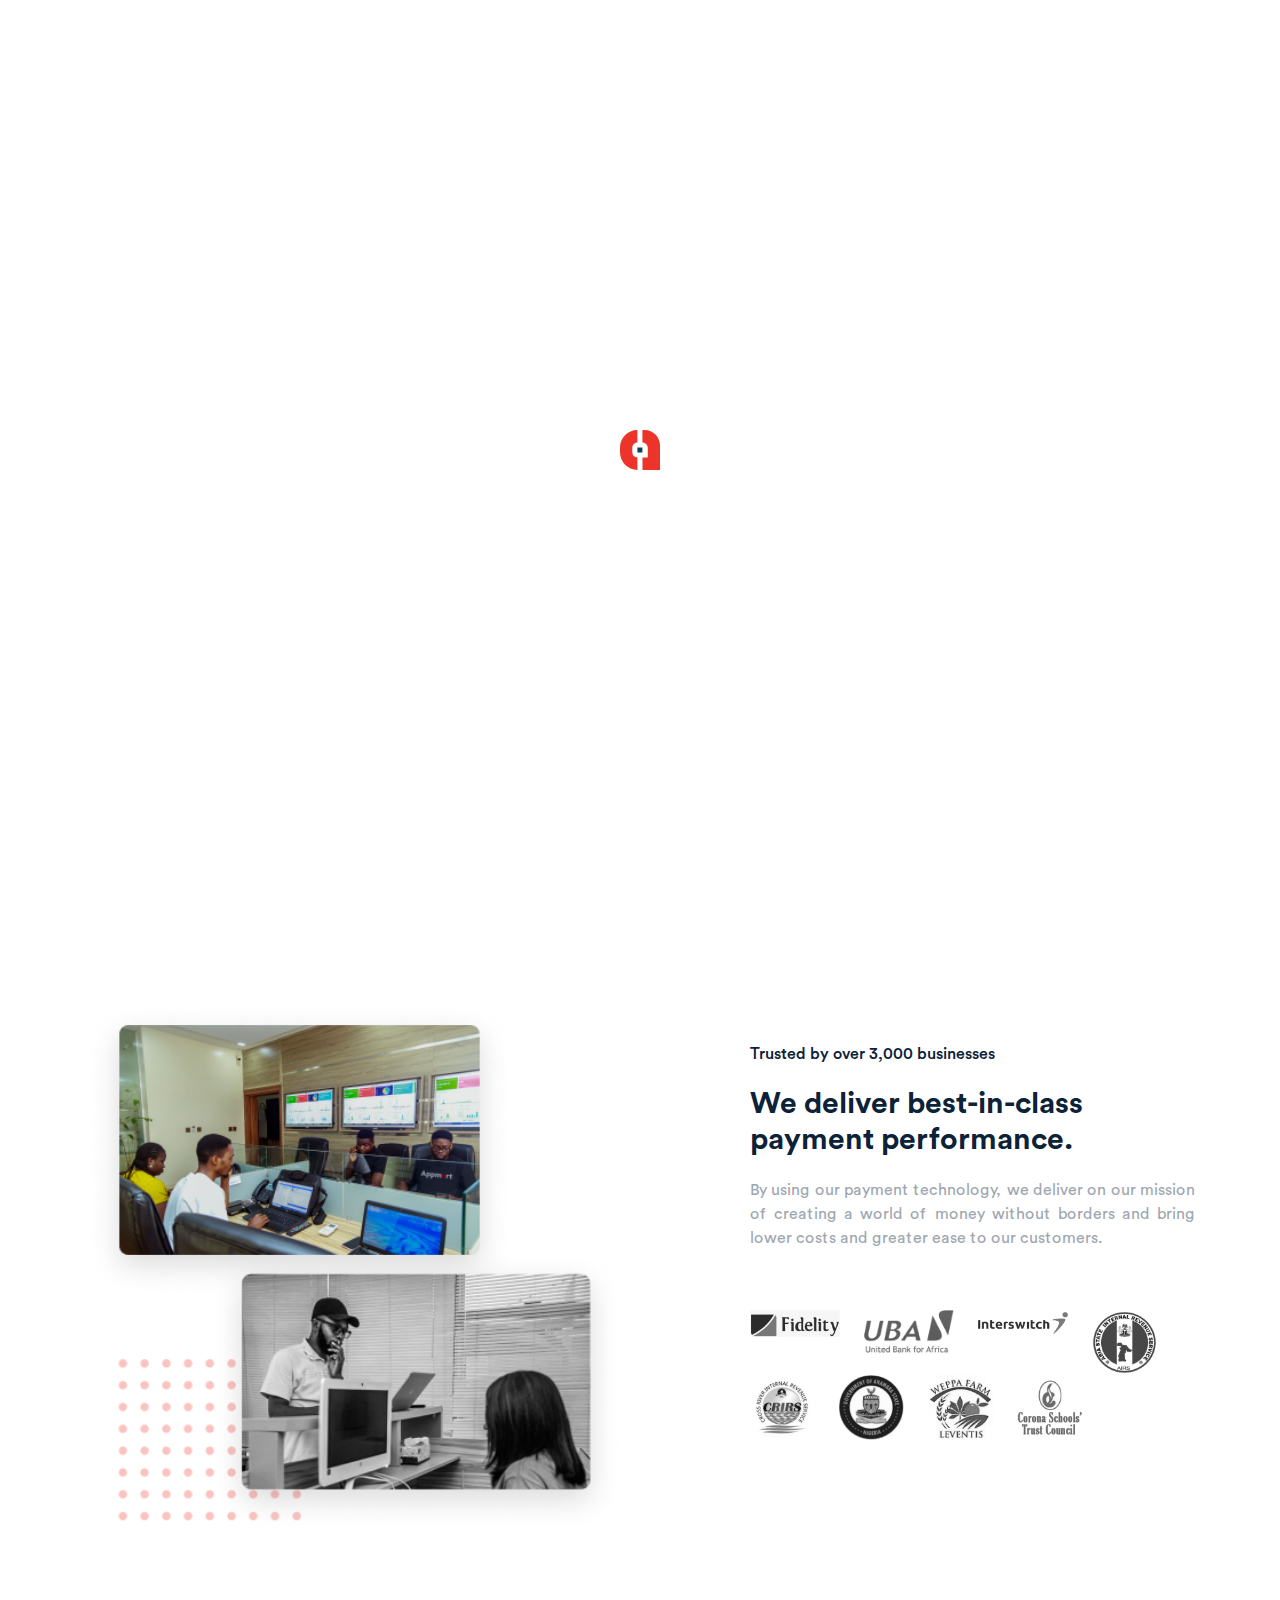
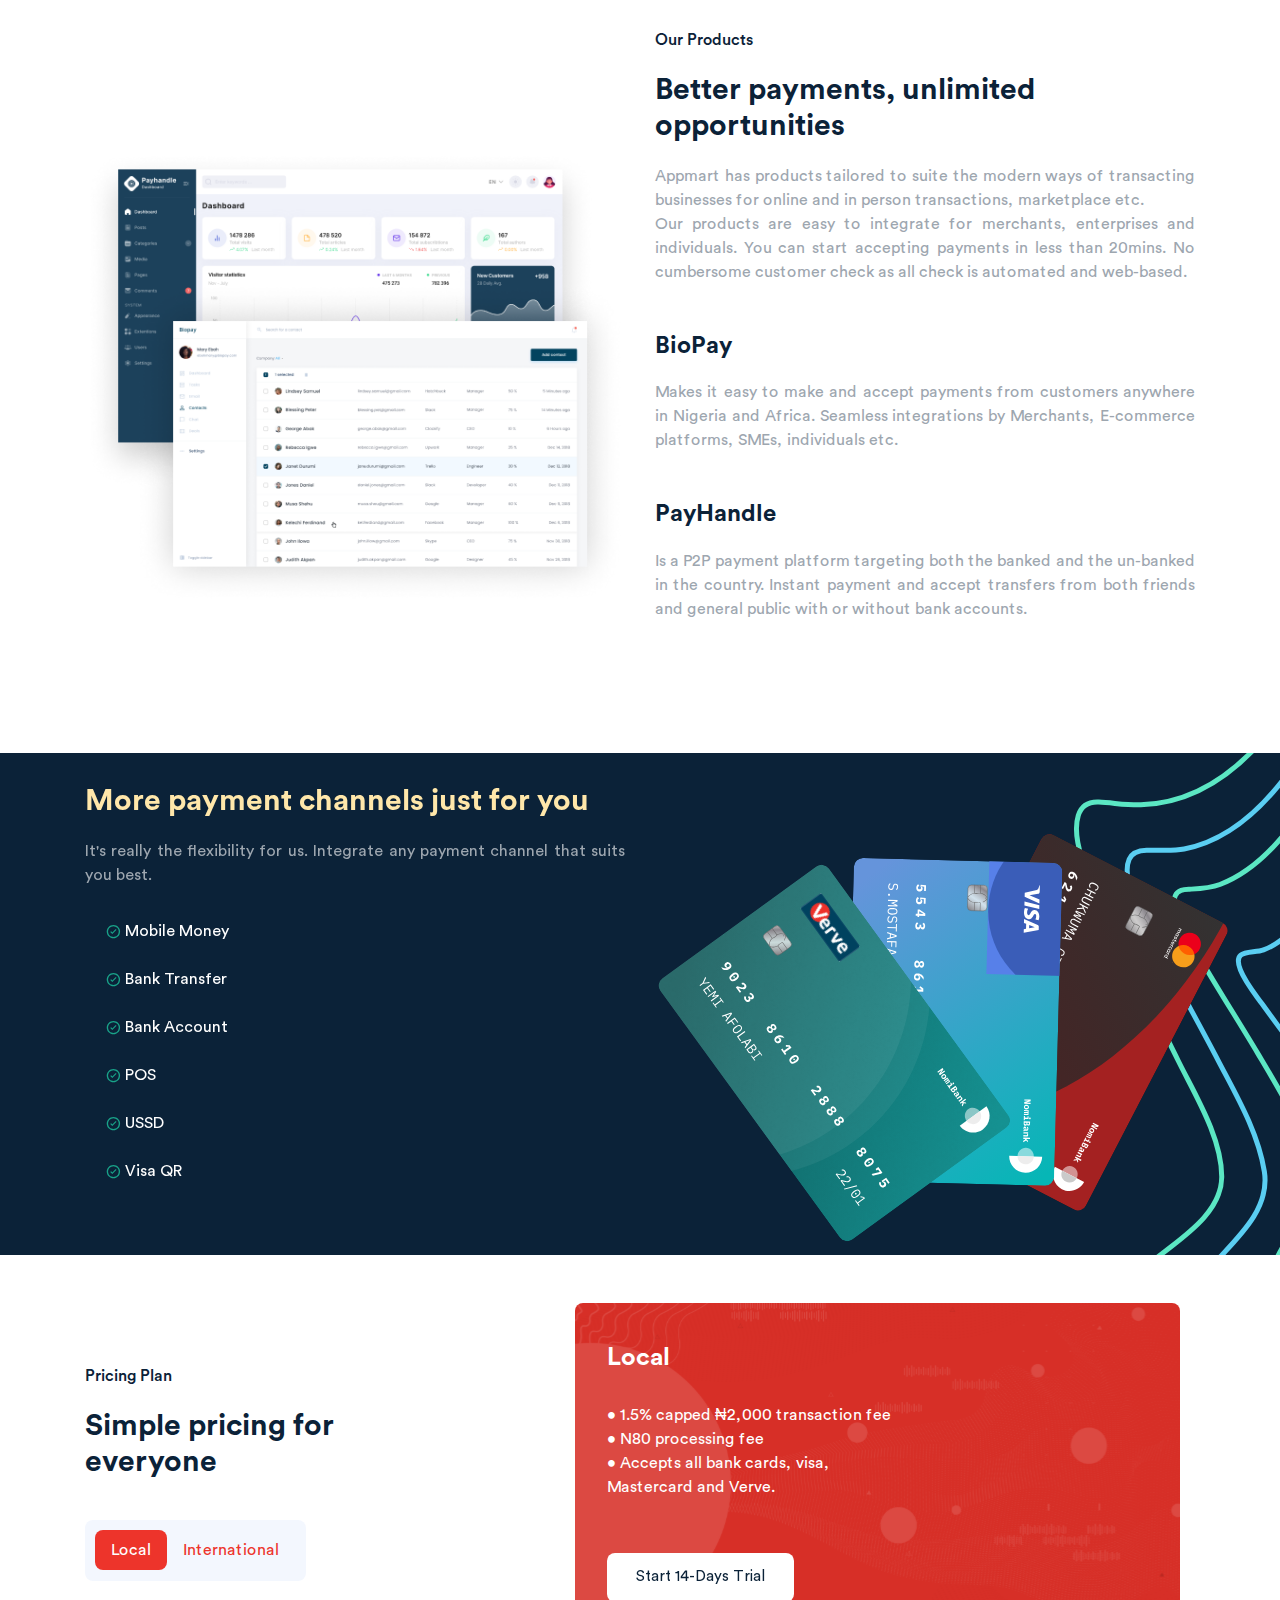
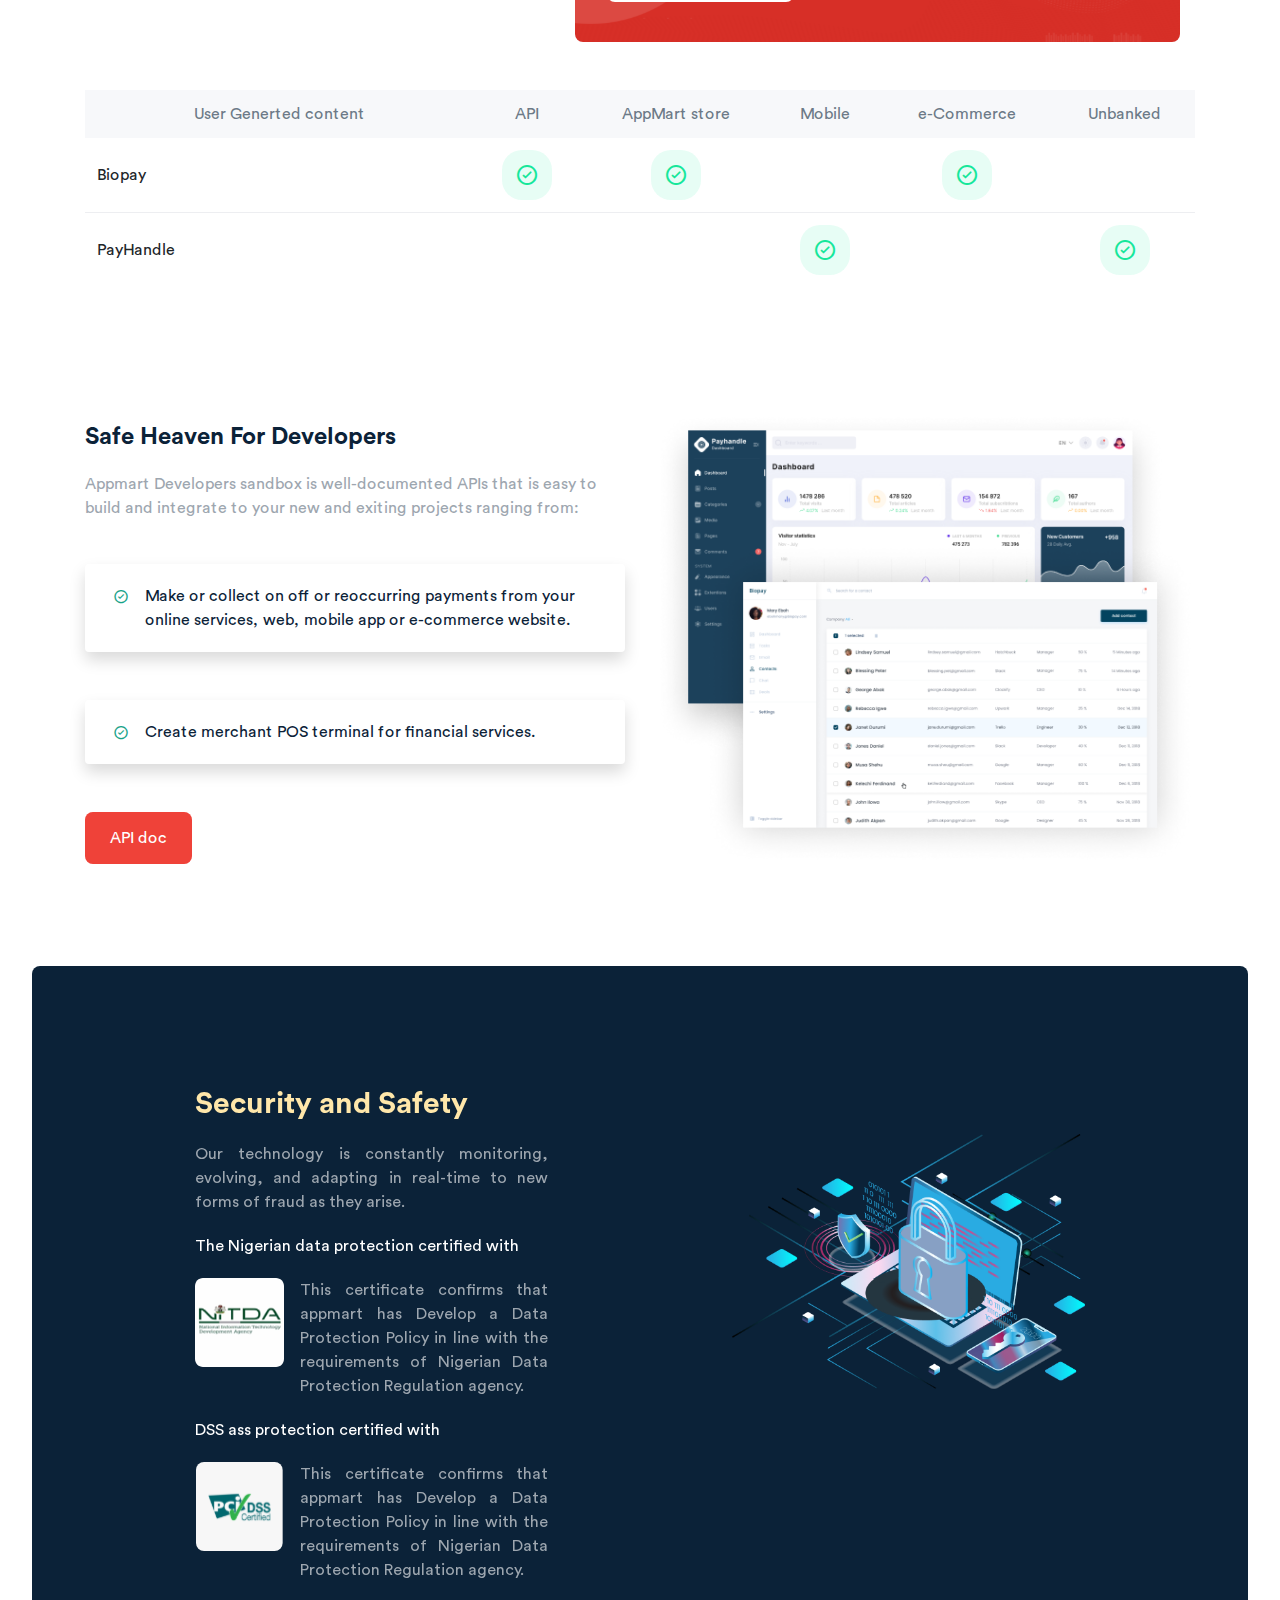
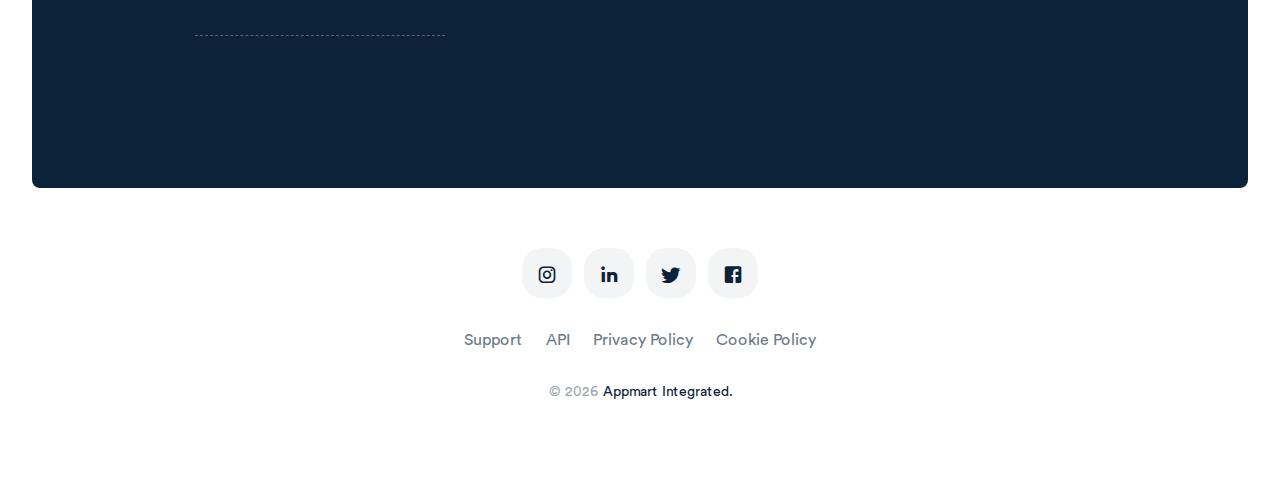
<file: html/home/index.html>
<!DOCTYPE html>
<html lang="en">

<head>
  <meta charset="UTF-8" />
  <meta http-equiv="Content-Type" content="text/html; charset=UTF-8" />
  <meta http-equiv="X-UA-Compatible" content="IE=edge" />
  <meta http-equiv="X-UA-Compatible" content="ie=edge" />
  <meta name="viewport" content="width=device-width, initial-scale=1.0" />
  <meta name="viewport" content="width=device-width, initial-scale=1.0" />
  <meta name="description"
        content="A software solution company" />
  <meta name="keywords"
        content="Payment Gateway, school portal, software firm, Fintech in Africa" />
  <meta name="author" content="Appmart Integrated" />

  <title>Appmart Integrated</title>
  <!-- favicon -->
  <link rel="shortcut icon" href="../../assets/img/favicon.svg" type="image/x-icon" />
  <!-- Bootstrap 4.5 -->
  <link rel="stylesheet" href="../../assets/css/bootstrap.min.css" type="text/css" />
  <!-- animate -->
  <link rel="stylesheet" href="../../assets/css/animate.css" type="text/css" />
  <!-- Swiper -->
  <link rel="stylesheet" href="../../assets/css/swiper.min.css" />
  <!-- icons -->
  <link rel="stylesheet" href="../../assets/css/icons.css" type="text/css" />
  <!-- aos -->
  <link rel="stylesheet" href="../../assets/css/aos.css" type="text/css" />
  <!-- main css -->
  <link rel="stylesheet" href="../../assets/css/main.css" type="text/css" />
  <!-- normalize -->
  <link rel="stylesheet" href="../../assets/css/normalize.css" type="text/css" />

  <!-- js for Brwoser -->
  <!--[if lt IE 9]>
      <script src="https://oss.maxcdn.com/html5shiv/3.7.2/html5shiv.min.js"></script>
      <script src="https://oss.maxcdn.com/respond/1.4.2/respond.min.js"></script>
    <![endif]-->
  <style>
    .number ul{
      margin : 0;
      padding-inline-start: 0px;
    }

    .w-coins {
      color: white;
      list-style: none;
    }
   
  </style>

</head>

<body>
  <div id="wrapper">
    <div id="content">

      <!-- Start header -->
      <header class="header-nav-center no_blur header-nav-left light nav-product" id="myNavbar">
        <div class="container">
          <!-- navbar -->
          <nav class="navbar navbar-expand-lg navbar-light">
            <a class="navbar-brand c-white font-w-600" href="#">
              <img class="logo" src="../../assets/img/logo.svg" alt="logo" id="logo" />
            </a>
            <button class="navbar-toggler menu ripplemenu" id="menuBtn" type="button" data-toggle="collapse"
              data-target="#navbarSupportedContent" aria-controls="navbarSupportedContent" aria-expanded="false"
              aria-label="Toggle navigation">
              <svg id="ripplemenu" viewBox="0 0 64 48">
                <path d="M19,15 L45,15 C70,15 58,-2 49.0177126,7 L19,37"></path>
                <path d="M19,24 L45,24 C61.2371586,24 57,49 41,33 L32,24"></path>
                <path d="M45,33 L19,33 C-8,33 6,-2 22,14 L45,37"></path>
              </svg>
            </button>

            <div class="collapse navbar-collapse" id="navbarSupportedContent">
              <ul class="navbar-nav mx-auto nav-pills">
                <li class="nav-item">
                  <a class="nav-link" href="./index.html">Home</a>
                </li>
                <li class="nav-item">
                  <a class="nav-link" href="about.html">About </a>
                </li>

                <li class="nav-item dropdown dropdown-hover">
                  <a class="nav-link dropdown-toggle dropdown_menu"  id="navbarDropdown" role="button"
                    data-toggle="dropdown" aria-haspopup="true" aria-expanded="false">
                    Products

                    <div class="icon_arrow">
                      <i class="tio chevron_right"></i>
                    </div>
                  </a>
                  <div class="dropdown-menu single-drop sm_dropdown" aria-labelledby="navbarDropdown">
                    <ul class="dropdown_menu_nav">

                      <li class="dropdown-submenu dropdown-hover">
                        <a
                          class="dropdown-item dropdown-toggle dropdown_menu d-flex justify-content-between" href="#bioPay">
                          BioPay
                        </a>
                      </li>

                      <li class="dropdown-submenu dropdown-hover">
                        <a
                          class="dropdown-item dropdown-toggle dropdown_menu d-flex justify-content-between" href="#payHandle">
                          PayHandle
                        </a>
                      </li>

                    </ul>

                  </div>
                </li>
                <li class="nav-item">
                  <a class="nav-link" href="#developers">Developers</a>
                </li>
              </ul>
              <div class="nav_account btn_demo3">
                <!-- <a href="#home" id="showModal" class="btn btn-default c-white">Sign in</a> -->
                <a href="signup.html" id="showModal" class="btn scale btn_sm_primary bg-blue c-white effect-letter rounded-8">
                  Sign up
                </a>
              </div>
            </div>
          </nav>
          <!-- End Navbar -->
        </div>
        <!-- end container -->
      </header>
      <!-- End header -->

      <!-- Stat main -->
      <main class="main_sass" data-spy="scroll" data-target="#navbar-example2" data-offset="0">
        <!-- Start Banner Section -->
        <section class="demo_2 banner_section">
          <div class="container">
            <div class="row">
              <div class="col-md-8 col-lg-7">
                <div class="banner_title position-relative z-index-3">
                  <h1>Global Payment Solution for Businesses and individuals.</h1>
                  <p>
                    A secure, flexible and easy way to make and receive payments<br>
                    for businesses and individuals across Nigeria, Africa and the world.
                  </p>

                  <a class="btn scale btn-video btn_video rounded-8 ripple_box text-white" href="signup.html">
                    Get Started
                  </a>
                </div>
              </div>
              <div class="col-md-4 col-lg-5">
                <img alt="biopay" class="phone-img" src="../../assets/img/biopay.png" />
              </div>
            </div>
          </div>
        </section>
        <!-- End Banner -->
        <div id="triggerForm" class="spacer s0"></div>
        <!-- Start about -->
        <section class="about_section bg-white position-relative z-index-3">
          <div class="container">
            <div class="row">
              <div class="col-md-6 col-lg-6">
                <div class="img-products">
                  <img alt="img" class="pro--img w-100 rounded-8" src="../../assets/img/trusted.png" />
                </div>
              </div>

              <div class="col-md-6 col-lg-5 my-auto ml-auto">
                <div class="title_sections mt-md-5 margin-b-6">
                  <div class="before_title mt-md-5">
                    <span>Trusted by over 3,000 businesses</span>
                    <span><!-- Do NOT REMOVE, IT'S FOR STYLING --></span>
                  </div>
                  <h2>
                    We deliver best-in-class payment performance.
                  </h2>
                  <p>
                    By using our payment technology, we deliver on our mission of 
                    creating a world of money without borders and bring lower costs 
                    and greater ease to our customers.
                  </p>
                </div>
                <div class="logos_section logo_items">
                  <!-- <h3>Trusted by 4,000+ great companies worldwide:</h3> -->
                  <div class="items">
                    <a class="item-client" href="https://www.fidelitybank.ng/" target="_blank">
                      <img src="../../assets/img/fidelity.png" alt="fidelity bank logo" />
                      
                    </a>
                    <a class="item-client" href="https://www.ubagroup.com/" target="_blank">
                      <img src="../../assets/img/uba.png" alt="uba logo" />
                      
                    </a>
                    <a class="item-client" href="https://www.interswitchgroup.com/" target="_blank">
                      <img src="../../assets/img/interswitch.png" alt="interswitch logo" />
                      
                    </a> <br><br>
                    <a class="item-client gp" href="https://abia.tax/" target="_blank" >
                      <img src="../../assets/img/abia.png" alt="abia state logo" />
                      
                    </a>
                    <a class="item-client gp" href="https://www.crirs.ng/" target="_blank">
                      <img src="../../assets/img/cross-river.jpg" alt="cross rivers state logo" />
                      
                    </a>
                    <a class="item-client gp" href="https://airs.an.gov.ng/" target="_blank">
                      <img src="../../assets/img/anambra.png" alt="anambra state logo" />
                     
                    </a>
                    <a class="item-client gp" href="https://www.weppafarm.com/" target="_blank">
                      <img src="../../assets/img/Weppa.png" alt="weppafarm logo" />
                      
                    </a>

                    <a class="item-client gp" href="https://coronaschools.org/" target="_blank">
                      <img src="../../assets/img/corona.png" alt="corona school logo" />
                      
                    </a>

                  </div>
                </div>
              </div>
            </div>
          </div>
        </section>

        <section class="about_section bg-white position-relative z-index-3">
          <div class="container">
            <div class="row">
              <div class="col-md-6 col-sm-12 ">
                <div class="mt-md-5">
                  <img alt="bg" class="pro--img w-100 rounded-8 mt-md-5" src="../../assets/img/dashboard.png" />
                </div>
              </div>

              <div class="col-md-6 col-sm-12 my-auto ml-auto padding-t-7">
                <div class="title_sections margin-b-6">
                  <div class="before_title">
                    <span>Our Products</span>
                    <span><!-- DO NOT REMOVE, FOR STYLING --></span>
                  </div>

                  <div>
                    <h2>
                      Better payments, unlimited <br>opportunities
                    </h2>
                    <p>
                      Appmart has products tailored to suite the modern ways of transacting
                      businesses for online and in person transactions, marketplace etc.<br>
                      Our products are easy to integrate for merchants, enterprises and individuals.
                      You can start accepting payments in less than 20mins. No cumbersome customer
                      check as all check is automated and web-based.
                    </p>
                  </div>

                  <div id="bioPay" class="mt-5">
                    <h3>
                      BioPay
                    </h3>
                    <p>
                      Makes it easy to make and accept payments from customers anywhere in Nigeria
                      and Africa. Seamless integrations by Merchants, E-commerce platforms, SMEs,
                      individuals etc.
                    </p>
                  </div>

                   <div id="payHandle" class="mt-5">
                     <h3>
                       PayHandle
                     </h3>
                     <p>
                       Is a P2P payment platform targeting both the banked and the un-banked in the
                       country. Instant payment and accept transfers from both friends and general
                       public with or without bank accounts.
                     </p>
                   </div>

                </div>
              </div>
            </div>
          </div>
        </section>
        <!-- End about -->

        <!-- Start Section Products -->
        <section class="products_section product_demo2 mt-5" id="Product">
          <img alt="bg" class="img--overlay" src="../../assets/img/polyans/abstract-lines.svg" />
          <div class="container">
            <div class="row">
              <div class="col-md-8 col-lg-4 margin-b-3 position-relative z-index-3">
                <div id="target1" class="spacer s0"></div>
              </div>
            </div>

            <!-- Start Tabs -->
            <div class="tabs_works position-relative z-index-3">
              <div class="row ">
                <div class="col-md-6 col-sm-12">
                  <div class="title_sections margin-b-6">
                    <h2 class="c-beiget">
                      More payment channels just for you
                    </h2>
                    <p class="c-light">
                      It's really the flexibility for us. Integrate any payment channel that suits you best.
                    </p>
                    <ul class="list-group">
                      <li class="list-group-item media border-0" style="background-color: transparent !important; color:white; display: flex !important">
                        
                        <div class="media-body">
                        <i class="tio checkmark_circle_outlined c-green "></i>  Mobile Money
                        </div>
                      </li>
  
                      <li class="list-group-item media border-0" style="background-color: transparent !important; color:white; display: flex !important">
                        
                        <div class="media-body">
                        <i class="tio checkmark_circle_outlined c-green "></i>  Bank Transfer
                        </div>
                      </li>
                      <li class="list-group-item media border-0" style="background-color: transparent !important; color:white; display: flex !important">
                        
                        <div class="media-body">
                        <i class="tio checkmark_circle_outlined c-green "></i>  Bank Account
                        </div>
                      </li>
                      <li class="list-group-item media border-0" style="background-color: transparent !important; color:white; display: flex !important">
                        
                        <div class="media-body">
                        <i class="tio checkmark_circle_outlined c-green "></i>  POS
                        </div>
                      </li>
                      <li class="list-group-item media border-0" style="background-color: transparent !important; color:white; display: flex !important">
                        
                        <div class="media-body">
                        <i class="tio checkmark_circle_outlined c-green "></i>  USSD
                        </div>
                      </li>
                      <li class="list-group-item media border-0" style="background-color: transparent !important; color:white; display: flex !important">
                        
                        <div class="media-body">
                        <i class="tio checkmark_circle_outlined c-green "></i>  Visa QR
                        </div>
                      </li>
                    </ul>
                  </div>
                </div>

                <div class="col-md-6 col-sm-12 ml-auto">
                  <div class="tab-content img--tabs mt-md-5" id="v-pills-tabContent">
                    <div class="tab-pane fade show active mt-md-5" id="v-pills-home" role="tabpanel"
                      aria-labelledby="v-pills-home-tab">
                      <img class="--img" src="../../assets/img/cards.svg" alt="" />
                    </div>
                  </div>
                </div>
              </div>
            </div>
            <!-- End Tabs -->
          </div>
          <!-- .container -->
        </section>
        <!-- End Section Products -->

        <!-- Start Pricing -->
        <section class="pricing_section options_pricing pricing_demo2 mt-5 bg-white position-relative z-index-3"
          id="Pricing">
          <div class="container">
            <div class="blocks_pricing">
              <div class="row">
                <div class="col-md-3 col-sm-8 my-auto mr-auto">
                  <div class="title_sections">
                    <div class="before_title">
                      <span>Pricing Plan</span>
                      <span></span>
                    </div>
                    <h2>Simple pricing for everyone</h2>
                  </div>
                  <!-- tabs -->
                  <div class="tabs_price mb-4 mb-lg-0">
                    <ul class="nav nav-pills" id="pills-tab" role="tablist">
                      <li class="nav-item" role="presentation">
                        <a class="nav-link active" id="pills-month-tab" data-toggle="pill" href="#pills-month"
                          role="tab" aria-controls="pills-month" aria-selected="true">Local</a>
                      </li>

                      <li class="nav-item" role="presentation">
                        <a class="nav-link" id="pills-annual-tab" data-toggle="pill" href="#pills-annual" role="tab"
                          aria-controls="pills-annual" aria-selected="false">International</a>
                      </li>
                    </ul>
                  </div>
                </div>
                <!-- content_tabs -->
                <div class="col-md-7 col-sm-12 tab-content" id="pills-tabContent">

                  <div class="tab-pane fade show active" id="pills-month" role="tabpanel"
                    aria-labelledby="pills-month-tab">
                    <div class="col-12">
                      <div class="item__price is_best w-100 text-left">
                        <h4 class="name_p">Local</h4>
                        <div class="number">
                          <ul>
                            <li class="w-coins">• 1.5% capped ₦2,000 transaction fee </li>
                            <li class="w-coins">• N80 processing fee</li>
                            <li class="w-coins">• Accepts all bank cards, visa,<br> Mastercard and Verve.</li>
                          </ul>
                        </div>
                        <a href="#" class="btn effect-letter rounded-8 btn_md_primary btn_tryit">
                          Start 14-Days Trial</a>
                      </div>
                    </div>
                  </div>

                  <div class="tab-pane fade" id="pills-annual" role="tabpanel" aria-labelledby="pills-annual-tab">
                    <div class="col-12">
                      <div class="item__price is_best internl w-100 text-left">
                        <h4 class="name_p">International</h4>
                        <div class="number">
                          <ul>
                            <li class="w-coins">•	3.5% transaction fee </li>
                            <li class="w-coins">•	$1.5 processing fee</li>
                            <li class="w-coins">•	Payment can be received from<br> anywhere in the world</li>
                          </ul>
                        </div>
                        <a href="#" class="btn effect-letter rounded-8 btn_md_primary btn_tryit">
                          Start 14-Days Trial</a>
                      </div>
                    </div>
                  </div>

                </div>
              </div>
              <!-- pricing table  -->
              <div class="table_pricing mt-md-5">
                <div class="row">
                  <div class="col-12">
                    <div class="table-responsive">
                      <!-- <label>User Generted content</label> -->
                      <table class="table table-borderless">
                        <thead>
                          <tr>
                            <td>User Generted content</td>
                            <td>API</td>
                            <td>AppMart store</td>
                            <td>Mobile</td>
                            <td>e-Commerce</td>
                            <td>Unbanked</td>
                          </tr>
                        </thead>
                        <tbody>
                          <tr>
                            <td>Biopay</td>
                            <td>
                              <div class="check_ico">
                                <i class="tio checkmark_circle_outlined"></i>
                              </div>
                            </td>
                            <td>
                              <div class="check_ico">
                                <i class="tio checkmark_circle_outlined"></i>
                              </div>
                            </td>
                            <td></td>
                            <td>
                              <div class="check_ico">
                                <i class="tio checkmark_circle_outlined"></i>
                              </div>
                            </td>
                            <td></td>
                          </tr>

                          <tr>
                            <td>
                              PayHandle
                            </td>
                            <td></td>
                            <td></td>
                            <td>
                              <div class="check_ico">
                                <i class="tio checkmark_circle_outlined"></i>
                              </div>
                            </td>
                            <td></td>
                            <td>
                              <div class="check_ico">
                                <i class="tio checkmark_circle_outlined"></i>
                              </div>
                            </td>
                          </tr>
                        </tbody>
                      </table>
                    </div>
                  </div>
                </div>
              </div>
            </div>
          </div>
        </section>
        <!-- End Start Pricing -->

        <section id="developers" class="about_section bg-white position-relative z-index-3">
        <div class="container">
          <div class="row">
            <div class="col-lg-6 my-auto ml-auto padding-t-7">
              <div class="title_sections margin-b-6">
                <div class="before_title"> </div>
                <h3>
                  Safe Heaven For Developers
                </h3>
                <p>
                  Appmart Developers sandbox is well-documented APIs that is easy to<br> 
                  build and integrate to your new and exiting projects ranging from:
                </p>
                <br>
                <div class="card mb-4 shadow border-0 ">
                  <div class="card-body d-flex">
                    <div class="px-2">
                      <i class="tio checkmark_circle_outlined c-green "></i>
                    </div>
                    <div class="px-2">
                      Make or collect on off or reoccurring payments from your online
                      services, web, mobile app or e-commerce website.
                    </div>
                  </div>
                </div>
                <br>
              
                <div class="card mb-4 shadow border-0">
                  <div class="card-body d-flex">
                    <div class="px-2">
                      <i class="tio checkmark_circle_outlined c-green "></i>
                    </div>
                    <div class="px-2">
                      Create merchant POS terminal for financial services.
                    </div>
                  </div>  
                </div>
                <br> 

                <button type="button" class="btn scale btn-video btn_video rounded-8 ripple_box">
                  
                  API doc
                </button>
              </div>
            </div>

            <div class="col-lg-6">
              <div>
                <img alt="dashboard" class="pro--img w-100 rounded-8" src="../../assets/img/dashboard.png" />
              </div>
            </div>
          </div>
        </div>
      </section> 

        <!-- Start products App -->
        <section class="productsapp_section bg-white position-relative" id="Testimonial">
          <div class="product--app">
            <!-- <img class="Whangaehu" src="../../assets/img/polyans/Whangaehu.svg" alt="" /> -->
            <div class="container-fluid position-relative z-index-3">
              <div class="row">
                <div class="col-lg-5">
                  <div class="title_sections">
                    <h2 class="c-beiget">Security and Safety</h2>
                    <p class="c-light">
                      Our technology is constantly monitoring, evolving, and adapting in real-time to new forms of fraud as they arise.
                    </p>
                    <p class="c-white">
                      The Nigerian data protection certified with 
                    </p>
                    <div class="d-flex" >
                      <div class="item media mr-3">
                        <img alt="bgs" width="89" height="89" src="../../assets/img/nitda.svg">
                      </div>
                      <div class="media-body my-auto">
                        <p>
                          This certificate confirms that appmart has Develop a Data Protection Policy in 
                          line with the requirements of Nigerian Data Protection Regulation agency.
                        </p>
                      </div>
                    </div>

                    <p class="c-white">
                      DSS ass protection certified with 
                    </p>
                    <div class="d-flex" >
                      <div class="item media mr-3">
                        <img alt="bgs" width="89" height="89" src="../../assets/img/dss.svg">
                      </div>
                      <div class="media-body my-auto">
                        <p>
                          This certificate confirms that appmart has Develop a Data Protection Policy in 
                          line with the requirements of Nigerian Data Protection Regulation agency.
                        </p>
                      </div>
                    </div>

                    <div class="dashed-line margin-my-3"></div>
                  </div>
                </div>

                <div class="col-lg-5 ml-lg-auto">
                  <div class="mobile_app">
                    <img alt="bgs" class="forward" src="../../assets/img/security.png" />
                    <div id="targetRotate" class="spacer s0"></div>
                    <!-- <img class="back" id="animateRotate" src="../../assets/img/appdark01.png" /> -->
                  </div>
                </div>
              </div>
            </div>
          </div>
        </section>
        <!-- End. products App -->
      </main>
      <!-- end main -->
    </div>
    <!-- [id] content -->

    <!-- Start footer -->
    <footer class="footer_short position-relative bg-white z-index-3">
      <div class="container">
        <div class="row justify-content-md-center text-center">
          <div class="col-md-8">
            <div class="social--media">
              <a href="https://www.instagram.com/appmartgroup4/" target="_blank" class="btn so-link">
                <i class="tio instagram"></i>
              </a>
              <a href="https://ng.linkedin.com/company/appmart-integrated" target="_blank" class="btn so-link">
                <i class="tio linkedin"></i>
              </a>
              <a href="https://twitter.com/appmartgroup" target="_blank" class="btn so-link">
                <i class="tio twitter"></i>
              </a>
              <a href="https://www.facebook.com/appmartgroup" target="_blank" class="btn so-link">
                <i class="tio facebook_square"></i>
              </a>
            </div>
            <div class="other--links">
              <a href="#">Support</a>
              <a href="#">API</a>
              <a href="#">Privacy Policy</a>
              <a href="#">Cookie Policy</a>
            </div>
            <div class="opyright">
              <p>
                &copy; <span class="copyrighty"></span>
                <a href="index.html">Appmart Integrated.</a>
              </p>
            </div>
          </div>
        </div>
      </div>
    </footer>
    <!-- End Footer -->

    <!-- Back to top with progress indicator-->
    <div class="prgoress_indicator">
      <svg class="progress-circle svg-content" width="100%" height="100%" viewBox="-1 -1 102 102">
        <path d="M50,1 a49,49 0 0,1 0,98 a49,49 0 0,1 0,-98" />
      </svg>
    </div>

    <!-- Start Section Loader -->
    <section class="loading_overlay">
      <div class="loader_logo">
        <img alt="edsh" class="logo" src="../../assets/img/favicon.svg" />
      </div>
    </section>
    <!-- End. Loader -->
  </div>
  <!-- .warapper -->

  <!-- jquery -->
  <script src="../../assets/js/jquery-3.5.0.js" type="text/javascript"></script>
  <!-- jquery-migrate -->
  <script src="../../assets/js/jquery-migrate.min.js" type="text/javascript"></script>
  <!-- popper -->
  <script src="../../assets/js/popper.min.js" type="text/javascript"></script>
  <!-- bootstrap -->
  <script src="../../assets/js/bootstrap.min.js" type="text/javascript"></script>
  <!--
  ============
  vendor file
  ============
   -->
  <!-- particles -->
  <script src="../../assets/js/vendor/particles.min.js" type="text/javascript"></script>
  <!-- TweenMax -->
  <script src="../../assets/js/vendor/TweenMax.min.js" type="text/javascript"></script>
  <!-- ScrollMagic -->
  <script src="../../assets/js/vendor/ScrollMagic.js" type="text/javascript"></script>
  <!-- animation.gsap -->
  <script src="../../assets/js/vendor/animation.gsap.js" type="text/javascript"></script>
  <!-- addIndicators -->
  <script src="../../assets/js/vendor/debug.addIndicators.min.js" type="text/javascript"></script>
  <!-- Swiper js -->
  <script src="../../assets/js/vendor/swiper.min.js" type="text/javascript"></script>
  <!-- countdown -->
  <script src="../../assets/js/vendor/countdown.js" type="text/javascript"></script>
  <!-- simpleParallax -->
  <script src="../../assets/js/vendor/simpleParallax.min.js" type="text/javascript"></script>
  <!-- waypoints -->
  <script src="../../assets/js/vendor/waypoints.min.js" type="text/javascript"></script>
  <!-- counterup -->
  <script src="../../assets/js/vendor/jquery.counterup.min.js" type="text/javascript"></script>
  <!-- charming -->
  <script src="../../assets/js/vendor/charming.min.js" type="text/javascript"></script>
  <!-- imagesloaded -->
  <script src="../../assets/js/vendor/imagesloaded.pkgd.min.js" type="text/javascript"></script>
  <!-- BX-Slider -->
  <script src="../../assets/js/vendor/jquery.bxslider.min.js" type="text/javascript"></script>
  <!-- Sharer -->
  <script src="../../assets/js/vendor/sharer.js" type="text/javascript"></script>
  <!-- sticky -->
  <script src="../../assets/js/vendor/sticky.min.js" type="text/javascript"></script>
  <!-- Aos -->
  <script src="../../assets/js/vendor/aos.js" type="text/javascript"></script>
  <!-- main file -->
  <script src="../../assets/js/main.js" type="text/javascript"></script>
  <!-- sass2 -->
  <script src="../../assets/js/pages/sass2.js" type="text/javascript"></script>

</body>

</html>
</file>
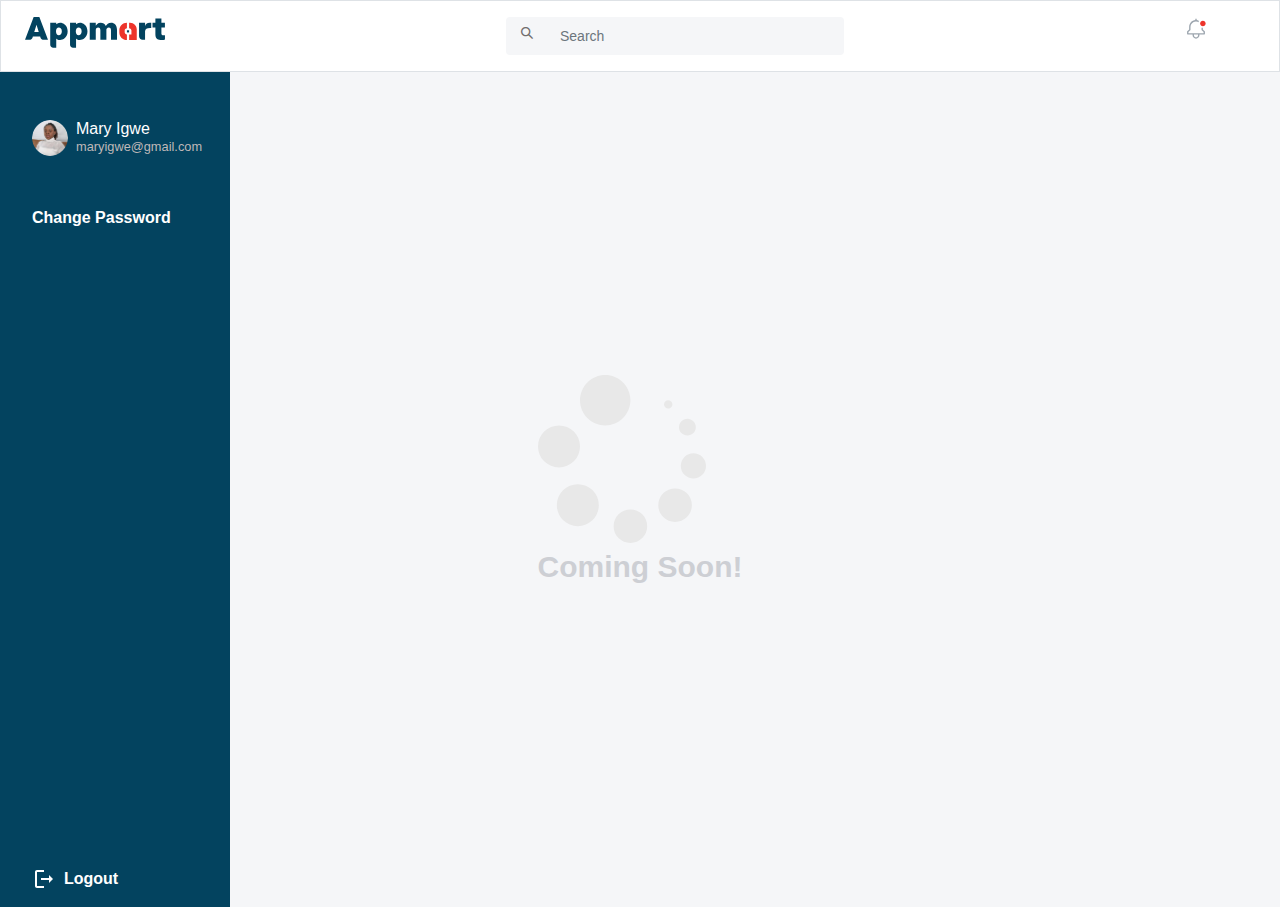
<file: html/dashboard.html>
<!DOCTYPE html>
<html lang="en" class="h-100">

<head>
  <meta charset="UTF-8" />
  <meta http-equiv="Content-Type" content="text/html; charset=UTF-8" />
  <meta http-equiv="X-UA-Compatible" content="IE=edge" />
  <meta http-equiv="X-UA-Compatible" content="ie=edge" />
  <meta name="viewport" content="width=device-width, initial-scale=1.0" />
  <meta name="viewport" content="width=device-width, initial-scale=1.0" />
  <meta name="description"
        content="A software solution company" />
  <meta name="keywords"
        content="Payment Gateway, school portal, software firm, Fintech in Africa" />
  <meta name="author" content="Appmart Integrated" />

  <title>Appmart | Dashboard</title>
  <!-- favicon -->
  <link rel="shortcut icon" href="../assets/img/favicon.svg" type="image/x-icon" />
  <!-- Bootstrap 4.5 -->
  <link rel="stylesheet" href="../assets/css/bootstrap.min.css" type="text/css" />
  <!-- animate -->
  <link rel="stylesheet" href="../assets/css/animate.css" type="text/css" />
  <!-- Swiper -->
  <link rel="stylesheet" href="../assets/css/swiper.min.css" />
  <!-- icons -->
  <link rel="stylesheet" href="../assets/css/icons.css" type="text/css" />
  <!-- aos -->
  <link rel="stylesheet" href="../assets/css/aos.css" type="text/css" />
  <!-- main css -->
<!--  <link rel="stylesheet" href="../assets/css/main.css" type="text/css" />-->
  <!-- normalize -->
  <link rel="stylesheet" href="../assets/css/normalize.css" type="text/css" />

  <!-- js for Browser -->
  <!--[if lt IE 9]>
  <script src="https://oss.maxcdn.com/html5shiv/3.7.2/html5shiv.min.js"></script>
  <script src="https://oss.maxcdn.com/respond/1.4.2/respond.min.js"></script>
  <![endif]-->
  <style>
      main {
          background: #F5F6F8;
          height:calc(100vh - 65px);
          width:100vw;
      }
      .logo {
          font-weight: 500;
          font-size: 20px;
          width: 140px !important;
      }
      main div p {
          font-size: 30px;
          color: #CDCFD4;
      }
      #menuBtn{
          display: block;
      }
      #sideNav {
          background: #03435F;
          height:calc(100vh - 65px);
          width: 0;
          position: absolute;
          left: 0px;
          overflow-x: hidden;
          transition: 0.5s;
      }
      #sideNav h6{
          line-height: 10px;
      }
      #sideNav small {
          color: #BFB8B8;
      }
      #sideNav > div > div:last-child {
          position: absolute;
          bottom: 0;
      }
      .bg-gray {
          background: #F5F6F8;
      }
      input {
          border-radius: 0 0.25rem 0.25rem 0 !important;
          outline: none;
          width: 296px !important;
          height: 38px !important;
      }
      .search-btn {
          border-radius: 0.25rem 0 0 0.25rem !important;
          color: #726e6e;
      }
      input:focus, .search-btn:focus {
          outline: none;
          box-shadow: none;
      }
      input::placeholder {
          font-size: 14px;
          color: #C4C4C4;
      }
      /*Large devices (desktops, 992px and up)*/
      @media (min-width: 992px) {
          #sideNav {
              width: 230px;
          }
          #menuBtn{
              display: none;
          }
      }
  </style>
</head>

<body>
  <header class="border border-bottom">
    <nav class="d-flex justify-content-between ml-3 ml-lg-4 my-3">
      <a href="./home/index.html">
        <img src="../assets/img/logo2.svg" alt="logo" class="logo">
      </a>

      <div class="d-none d-lg-flex">
        <button class="btn btn-link bg-gray search-btn">
          <i class="tio search mt-1"></i>
        </button>
        <input type="text" placeholder="Search" class="form-control border-0 bg-gray">
      </div>

     <div class="d-flex mr-4">
       <img width="22" class="mr-2 mr-lg-5" height="24" src="../assets/img/bell-icon.svg" alt="bell icon">

       <button id="menuBtn" class="ml-3 btn btn-link p-0">
         <img width="27" height="26" src="../assets/img/menu.svg" alt="menu icon">
       </button>
     </div>
    </nav>
  </header>

  <!-- SIDE BAR NAV  -->
  <section id="sideNav">
    <div class="p-4">
      <div class="d-flex mt-4 ml-2">
        <img class="rounded-circle" width="36" height="36" src="../assets/img/persons/ngozi.png" alt="user image">
        <div class="ml-2">
          <h6 class="text-white m-0 mt-1">Mary Igwe</h6>
          <small class="">maryigwe@gmail.com</small>
        </div>
      </div>

      <div class="d-flex mt-5 ml-2">
        <p class="font-weight-bold text-white">Change Password</p>
      </div>

      <div class="d-flex mt-5 ml-2">
        <img width="24" height="24" src="../assets/img/logout.svg" alt="logout icon">
        <p class="font-weight-bold text-white ml-2">Logout</p>
      </div>
    </div>
  </section>

  <main class="d-flex justify-content-center">
    <div class="align-self-center">
      <img  src="../assets/img/loading.svg" alt="loading icon" width="168" height="170">
      <p class="text-center font-weight-bolder">Coming Soon!</p>
    </div>
  </main>
  <script src="../assets/js/pages/dashboard.js"></script>
</body>
</html>
</file>
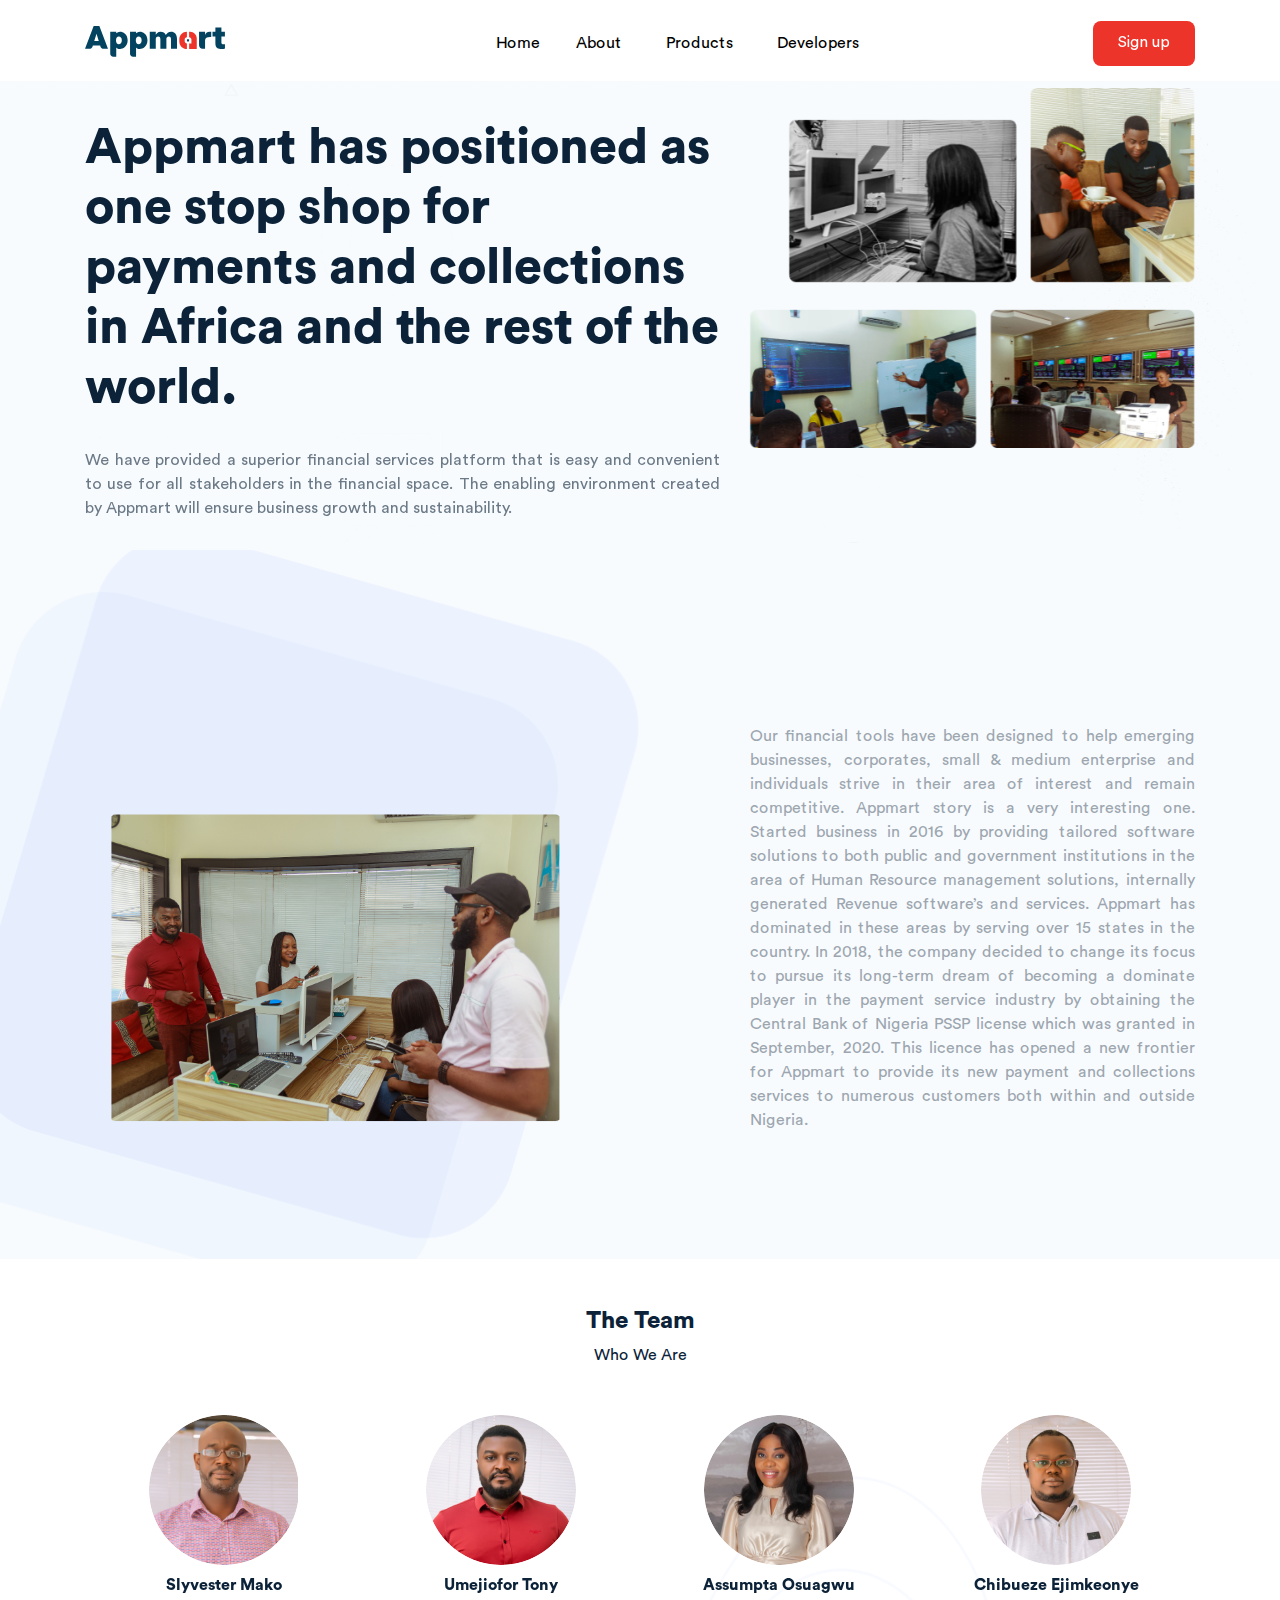
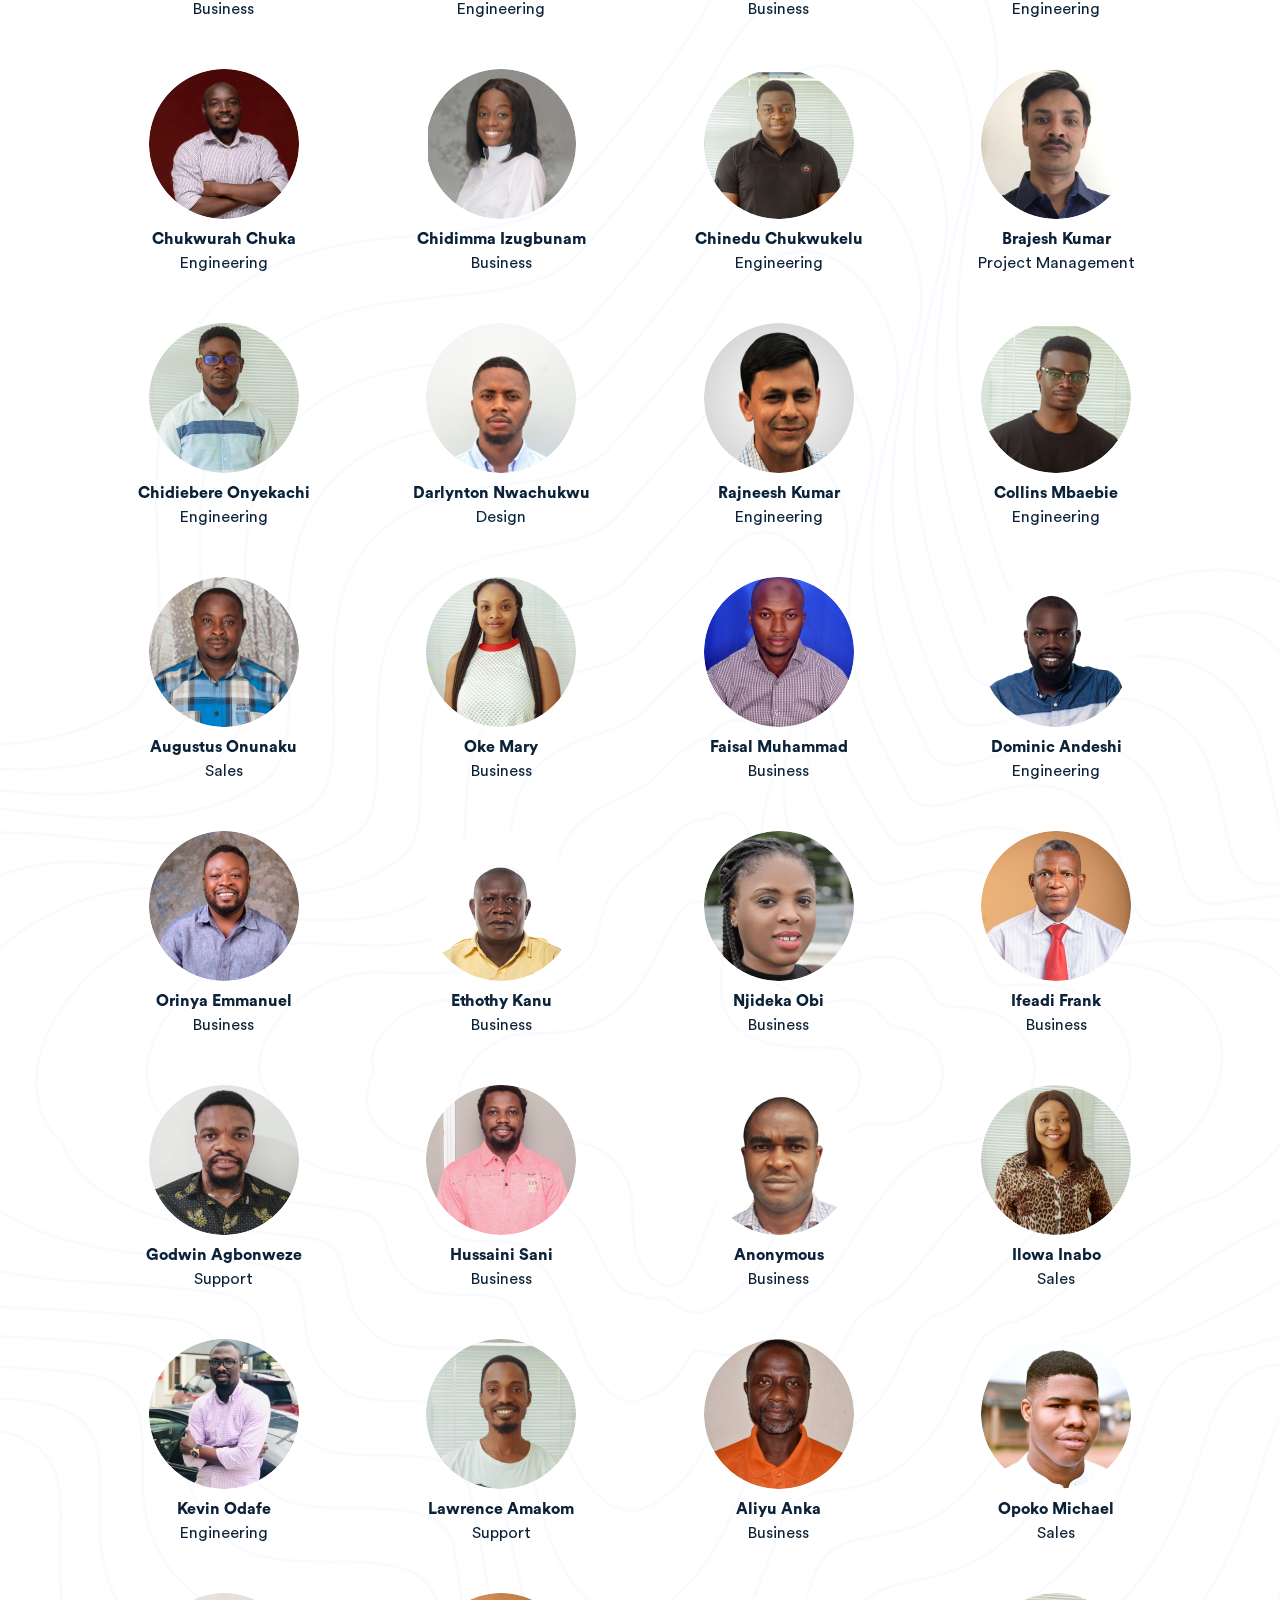
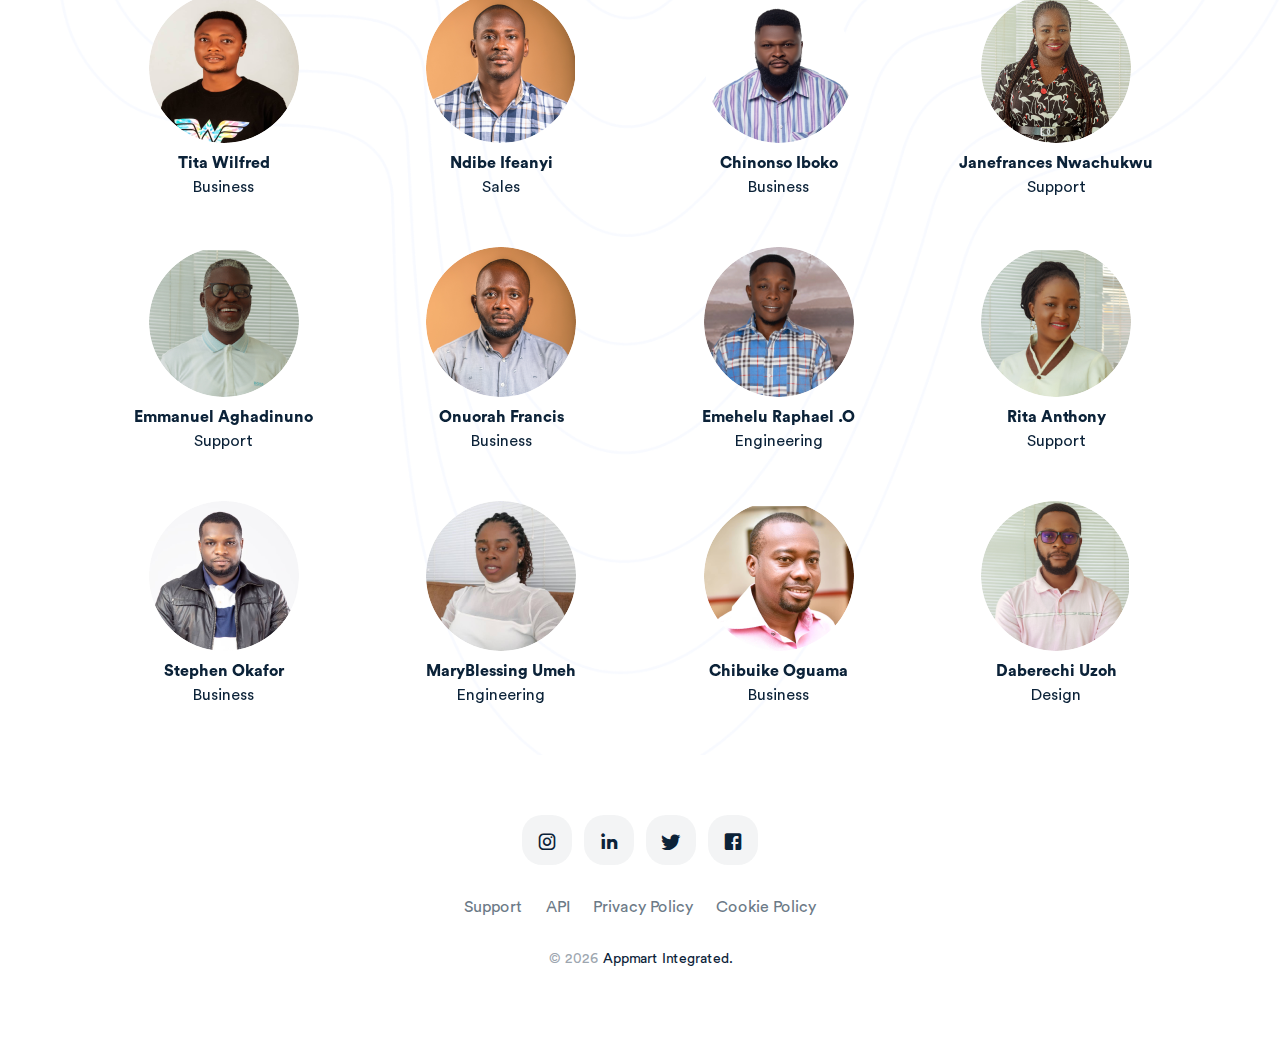
<file: html/home/about.html>
<!DOCTYPE html>
<html lang="en" class="h-100">

<head>
  <meta charset="UTF-8" />
  <meta http-equiv="Content-Type" content="text/html; charset=UTF-8" />
  <meta http-equiv="X-UA-Compatible" content="IE=edge" />
  <meta http-equiv="X-UA-Compatible" content="ie=edge" />
  <meta name="viewport" content="width=device-width, initial-scale=1.0" />
  <meta name="viewport" content="width=device-width, initial-scale=1.0" />
  <meta name="description"
        content="A software solution company" />
  <meta name="keywords"
        content="Payment Gateway, school portal, software firm, Fintech in Africa" />
  <meta name="author" content="Appmart Integrated" />

  <title>Appmart Integrated</title>
  <!-- favicon -->
  <link rel="shortcut icon" href="../../assets/img/favicon.svg" type="image/x-icon" />
  <!-- Bootstrap 4.5 -->
  <link rel="stylesheet" href="../../assets/css/bootstrap.min.css" type="text/css" />
  <!-- animate -->
  <link rel="stylesheet" href="../../assets/css/animate.css" type="text/css" />
  <!-- Swiper -->
  <link rel="stylesheet" href="../../assets/css/swiper.min.css" />
  <!-- icons -->
  <link rel="stylesheet" href="../../assets/css/icons.css" type="text/css" />
  <!-- aos -->
  <link rel="stylesheet" href="../../assets/css/aos.css" type="text/css" />
  <!-- main css -->
  <link rel="stylesheet" href="../../assets/css/main.css" type="text/css" />
  <!-- normalize -->
  <link rel="stylesheet" href="../../assets/css/normalize.css" type="text/css" />

  <!-- js for Brwoser -->
  <!--[if lt IE 9]>
      <script src="https://oss.maxcdn.com/html5shiv/3.7.2/html5shiv.min.js"></script>
      <script src="https://oss.maxcdn.com/respond/1.4.2/respond.min.js"></script>
    <![endif]-->

    <style>
      header {
        background: #ffffff;
      }
      .header-nav-left.light .nav-pills .nav-item .nav-link {
        color: #000000;
      }
      .menu svg {
        stroke: #0b2238 !important;
      }
      .photo-img{
        width: 100%;
      }
      @media (max-width: 767px){
        .img-products {
          margin-top: 0!important;
        }
      }

    </style>

</head>

<body class="signup_full bg_dark">
  <!-- Start header -->
  <header class="header-nav-center no_blur header-nav-left light nav-product" id="myNavbar">
    <div class="container">
      <!-- navbar -->
      <nav class="navbar navbar-expand-lg navbar-light">
        <a class="navbar-brand c-white font-w-600" href="index.html">
          <img class="logo" src="../../assets/img/logo2.svg" alt="logo" />
        </a>
        <span id="menuBtn"></span>
        <button class="navbar-toggler menu ripplemenu" type="button" data-toggle="collapse"
          data-target="#navbarSupportedContent" aria-controls="navbarSupportedContent" aria-expanded="false"
          aria-label="Toggle navigation">
          <svg viewBox="0 0 64 48">
            <path d="M19,15 L45,15 C70,15 58,-2 49.0177126,7 L19,37"></path>
            <path d="M19,24 L45,24 C61.2371586,24 57,49 41,33 L32,24"></path>
            <path d="M45,33 L19,33 C-8,33 6,-2 22,14 L45,37"></path>
          </svg>
        </button>

        <div class="collapse navbar-collapse" id="navbarSupportedContent">
          <ul class="navbar-nav mx-auto nav-pills">
            <li class="nav-item">
              <a class="nav-link" href="./index.html">Home</a>
            </li>
            <li class="nav-item">
              <a class="nav-link" href="about.html">About</a>
            </li>

            <li class="nav-item dropdown dropdown-hover">
              <a class="nav-link dropdown-toggle dropdown_menu" href="#" id="navbarDropdown" role="button"
                data-toggle="dropdown" aria-haspopup="true" aria-expanded="false">
                Products

                <div class="icon_arrow">
                  <i class="tio chevron_right"></i>
                </div>

              </a>
              <div class="dropdown-menu single-drop sm_dropdown" aria-labelledby="navbarDropdown">
                <ul class="dropdown_menu_nav">

                  <li class="dropdown-submenu dropdown-hover">
                    <a
                      class="dropdown-item dropdown-toggle dropdown_menu d-flex justify-content-between" href="#">
                      BioPay
                    </a>
                  </li>

                  <li class="dropdown-submenu dropdown-hover">
                    <a
                      class="dropdown-item dropdown-toggle dropdown_menu d-flex justify-content-between" href="#">
                      PayHandle
                    </a>
                  </li>

                </ul>

              </div>
            </li>
            <li class="nav-item">
              <a class="nav-link" href="index.html">Developers</a>
            </li>

          </ul>
          <div class="nav_account btn_demo3">
            <!-- <a href="#home" id="showModal" class="btn btn-default c-white">Sign in</a> -->
            <a href="signup.html" id="showModal" class="btn scale btn_sm_primary bg-blue c-white effect-letter rounded-8">
              Sign up
            </a>
          </div>
        </div>
      </nav>
      <!-- End Navbar -->
    </div>
    <!-- end container -->
  </header>
  <!-- End header -->

  <!-- Start main -->
  <main class="main_sass" data-spy="scroll" data-target="#navbar-example2" data-offset="0">
    <!-- Start Banner Section -->
    <section class="demo_1 banner_section pt-sm-5">
      <div class="container">
        <div class="row">
          <div class="col-md-8 col-lg-7">
            <div class="banner_title position-relative z-index-3">
              <h1>Appmart has positioned as one stop shop for payments and collections in Africa and the rest of the world.</h1>
              <p>
                We have provided a superior financial services platform that is easy and convenient to use for all stakeholders
                in the financial space. The enabling environment created by Appmart will ensure business growth and sustainability.

              </p>
            </div>
          </div>

          <div class="col-md-4 col-lg-5">
            <img alt="people" class="photo-img" src="../../assets/img/grid_image.png" />
          </div>
        </div>
      </div>
    </section>
    <!-- End Banner -->

    <div id="triggerForm" class="spacer s0"></div>
    <!-- Start about -->
    <section class="about_section bg-white position-relative z-index-3">
      <div style="background-image: url('../../assets/img/about-shape.png'); background-repeat: no-repeat; background-size: contain; background-color: #F7FBFE;">
        <div class="container">
          <div class="row flex-column-reverse flex-md-row">

            <div class="col-lg-6">
              <div class="img-products">
                <img alt="appmart" class="pro--img w-100 rounded-8" src="../../assets/img/reception2.png" />
              </div>
            </div>

            <div class="col-lg-5 my-auto ml-auto padding-t-6">
              <div class="title_sections margin-b-6">
                <p class="mt-5">
                  Our financial tools have been designed to help emerging businesses, corporates, small & medium enterprise and individuals
                  strive in their area of interest and remain competitive. Appmart story is a very interesting one. Started business in 2016 by providing tailored software solutions to both public and government institutions in the area of Human Resource management solutions, internally generated Revenue software’s and services. Appmart has dominated in these areas by serving over 15 states in the country.

                  In 2018, the company decided to change its focus to pursue its long-term dream of becoming a dominate player in the payment service industry by obtaining the Central Bank of Nigeria PSSP license which was granted in September, 2020.

                  This licence has opened a new frontier for Appmart to provide its new payment and collections services to numerous customers both within and outside Nigeria.
                </p>
              </div>
              <div class="logos_section logo_items"></div>
            </div>
          </div>
        </div>
      </div>
    </section>
    <br><br>

    <!-- Start Team -->
    <section class="about_section" id="staffMembers">
      <div class="container">
        <div class="mb-5">
          <h4 class="text-center font-weight-bold">The Team</h4>
          <p class="text-center">
            Who We Are
          </p>
        </div>


        <div id="peoples" class="d-flex flex-wrap">
          <!-- PEOPLES INJECTED FROM people.js (people.json)-->
          <!--<div class="col-md-3 team-box mb-3">
            <img width="150" height="150" class="rounded-circle mx-auto mb-2" src="../../assets/img/persons/mako.png" alt="team">
            <p class="text-center mb-0 font-weight-bold">Slyvester Mako</p>
            <p class="text-center mb-0">Business</p>
          </div>-->
        </div>
      </div>
    </section>
    <!-- End Team -->
    <!-- End about -->
  </main>
  <!-- End Main -->

  <!-- Start footer -->
  <footer class="footer_short position-relative bg-white z-index-3">
    <div class="container">
      <div class="row justify-content-md-center text-center">
        <div class="col-md-8">
          <div class="social--media">
            <a href="https://www.instagram.com/appmartgroup4/" target="_blank" class="btn so-link">
              <i class="tio instagram"></i>
            </a>
            <a href="https://ng.linkedin.com/company/appmart-integrated" target="_blank" class="btn so-link">
              <i class="tio linkedin"></i>
            </a>
            <a href="https://twitter.com/appmartgroup" target="_blank" class="btn so-link">
              <i class="tio twitter"></i>
            </a>
            <a href="https://www.facebook.com/appmartgroup" target="_blank" class="btn so-link">
              <i class="tio facebook_square"></i>
            </a>
          </div>
          <div class="other--links">
            <a href="#">Support</a>
            <a href="#">API</a>
            <a href="#">Privacy Policy</a>
            <a href="#">Cookie Policy</a>
          </div>
          <div class="opyright">
            <p>
              &copy; <span class="copyrighty"></span>
              <a href="index.html">Appmart Integrated.</a>
            </p>
          </div>
        </div>
      </div>
    </div>
  </footer>
  <!-- End Footer -->

  <!-- Back to top with progress indicator-->
  <div class="prgoress_indicator">
    <svg class="progress-circle svg-content" width="100%" height="100%" viewBox="-1 -1 102 102">
      <path d="M50,1 a49,49 0 0,1 0,98 a49,49 0 0,1 0,-98" />
    </svg>
  </div>

  <!-- jquery -->
  <script src="../../assets/js/jquery-3.5.0.js" type="text/javascript"></script>
  <!-- jquery-migrate -->
  <script src="../../assets/js/jquery-migrate.min.js" type="text/javascript"></script>
  <!-- popper -->
  <script src="../../assets/js/popper.min.js" type="text/javascript"></script>
  <!-- bootstrap -->
  <script src="../../assets/js/bootstrap.min.js" type="text/javascript"></script>
  <!--
  ============
  vendor file
  ============
   -->
  <!-- particles -->
  <script src="../../assets/js/vendor/particles.min.js" type="text/javascript"></script>
  <!-- TweenMax -->
  <script src="../../assets/js/vendor/TweenMax.min.js" type="text/javascript"></script>
  <!-- ScrollMagic -->
  <script src="../../assets/js/vendor/ScrollMagic.js" type="text/javascript"></script>
  <!-- animation.gsap -->
  <script src="../../assets/js/vendor/animation.gsap.js" type="text/javascript"></script>
  <!-- addIndicators -->
  <script src="../../assets/js/vendor/debug.addIndicators.min.js" type="text/javascript"></script>
  <!-- Swiper js -->
  <script src="../../assets/js/vendor/swiper.min.js" type="text/javascript"></script>
  <!-- countdown -->
  <script src="../../assets/js/vendor/countdown.js" type="text/javascript"></script>
  <!-- simpleParallax -->
  <script src="../../assets/js/vendor/simpleParallax.min.js" type="text/javascript"></script>
  <!-- waypoints -->
  <script src="../../assets/js/vendor/waypoints.min.js" type="text/javascript"></script>
  <!-- counterup -->
  <script src="../../assets/js/vendor/jquery.counterup.min.js" type="text/javascript"></script>
  <!-- charming -->
  <script src="../../assets/js/vendor/charming.min.js" type="text/javascript"></script>
  <!-- imagesloaded -->
  <script src="../../assets/js/vendor/imagesloaded.pkgd.min.js" type="text/javascript"></script>
  <!-- BX-Slider -->
  <script src="../../assets/js/vendor/jquery.bxslider.min.js" type="text/javascript"></script>
  <!-- Sharer -->
  <script src="../../assets/js/vendor/sharer.js" type="text/javascript"></script>
  <!-- sticky -->
  <script src="../../assets/js/vendor/sticky.min.js" type="text/javascript"></script>
  <!-- Aos -->
  <script src="../../assets/js/vendor/aos.js" type="text/javascript"></script>
  <!-- main file -->
  <script src="../../assets/js/main.js" type="text/javascript"></script>
  <!-- sass2 -->
  <script src="../../assets/js/pages/sass2.js" type="text/javascript"></script>
  <!-- people in appmart -->
  <script src="../../assets/js/people.js" type="text/javascript"></script>

</body>

</html>
</file>
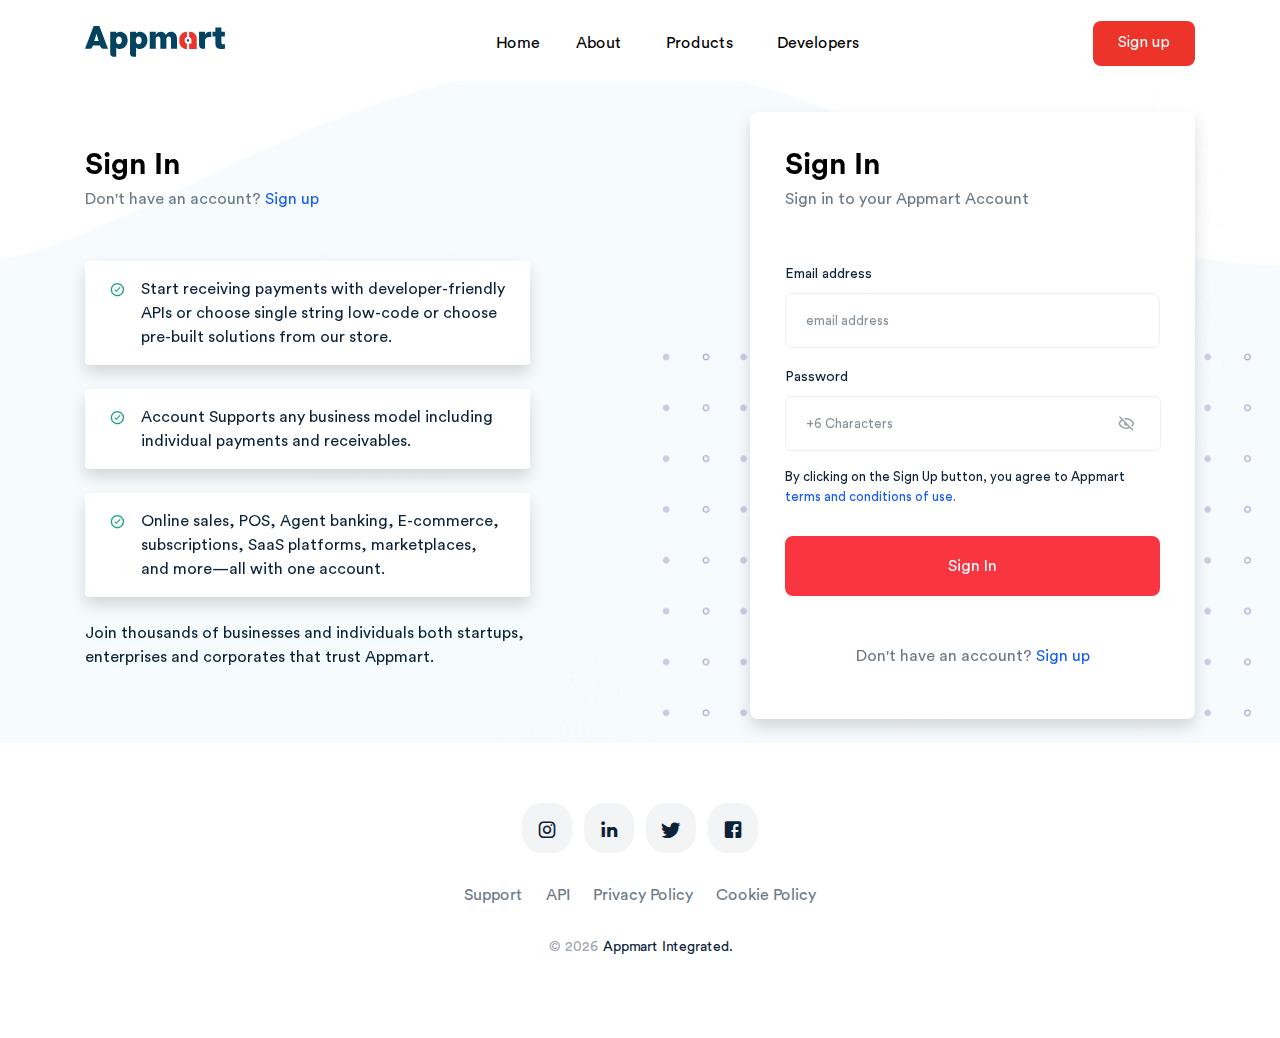
<file: html/home/signin.html>
<!DOCTYPE html>
<html lang="en" class="h-100">

<head>
  <meta charset="UTF-8" />
  <meta http-equiv="Content-Type" content="text/html; charset=UTF-8" />
  <meta http-equiv="X-UA-Compatible" content="IE=edge" />
  <meta http-equiv="X-UA-Compatible" content="ie=edge" />
  <meta name="viewport" content="width=device-width, initial-scale=1.0" />
  <meta name="viewport" content="width=device-width, initial-scale=1.0" />
  <meta name="description"
        content="A software solution company" />
  <meta name="keywords"
        content="Payment Gateway, school portal, software firm, Fintech in Africa" />
  <meta name="author" content="Appmart Integrated" />

  <title>Appmart Integrated</title>
  <!-- favicon -->
  <link rel="shortcut icon" href="../../assets/img/favicon.svg" type="image/x-icon" />
  <!-- Bootstrap 4.5 -->
  <link rel="stylesheet" href="../../assets/css/bootstrap.min.css" type="text/css" />
  <!-- animate -->
  <link rel="stylesheet" href="../../assets/css/animate.css" type="text/css" />
  <!-- Swiper -->
  <link rel="stylesheet" href="../../assets/css/swiper.min.css" />
  <!-- icons -->
  <link rel="stylesheet" href="../../assets/css/icons.css" type="text/css" />
  <!-- aos -->
  <link rel="stylesheet" href="../../assets/css/aos.css" type="text/css" />
  <!-- main css -->
  <link rel="stylesheet" href="../../assets/css/main.css" type="text/css" />
  <!-- normalize -->
  <link rel="stylesheet" href="../../assets/css/normalize.css" type="text/css" />

  <!-- js for Brwoser -->
  <!--[if lt IE 9]>
      <script src="https://oss.maxcdn.com/html5shiv/3.7.2/html5shiv.min.js"></script>
      <script src="https://oss.maxcdn.com/respond/1.4.2/respond.min.js"></script>
    <![endif]-->

    <style>
      header {
        background: #ffffff;
      }
      .header-nav-left.light .nav-pills .nav-item .nav-link {
        color: #000000;
      }
      .menu svg {
        stroke: #0b2238 !important;
      }
    </style>

</head>

<body class="signup_full bg_dark">
  <header class="header-nav-center no_blur header-nav-left light nav-product" id="myNavbar">
    <div class="container">
      <!-- navbar -->
      <nav class="navbar navbar-expand-lg navbar-light">
        <a class="navbar-brand c-white font-w-600" href="index.html">
          <img class="logo" src="../../assets/img/logo2.svg" alt="logo" />
        </a>
        <span id="menuBtn"></span>
        <button class="navbar-toggler menu ripplemenu" type="button" data-toggle="collapse"
          data-target="#navbarSupportedContent" aria-controls="navbarSupportedContent" aria-expanded="false"
          aria-label="Toggle navigation">
          <svg viewBox="0 0 64 48">
            <path d="M19,15 L45,15 C70,15 58,-2 49.0177126,7 L19,37"></path>
            <path d="M19,24 L45,24 C61.2371586,24 57,49 41,33 L32,24"></path>
            <path d="M45,33 L19,33 C-8,33 6,-2 22,14 L45,37"></path>
          </svg>
        </button>

        <div class="collapse navbar-collapse" id="navbarSupportedContent">
          <ul class="navbar-nav mx-auto nav-pills">
            <li class="nav-item">
              <a class="nav-link" href="./index.html">Home</a>
            </li>
            <li class="nav-item">
              <a class="nav-link" href="about.html">About</a>
            </li>

            <li class="nav-item dropdown dropdown-hover">
              <a class="nav-link dropdown-toggle dropdown_menu" href="#" id="navbarDropdown" role="button"
                data-toggle="dropdown" aria-haspopup="true" aria-expanded="false">
                Products

                <div class="icon_arrow">
                  <i class="tio chevron_right"></i>
                </div>

              </a>
              <div class="dropdown-menu single-drop sm_dropdown" aria-labelledby="navbarDropdown">
                <ul class="dropdown_menu_nav">

                  <li class="dropdown-submenu dropdown-hover">
                    <a
                      class="dropdown-item dropdown-toggle dropdown_menu d-flex justify-content-between" href="#">
                      BioPay
                    </a>
                  </li>

                  <li class="dropdown-submenu dropdown-hover">
                    <a
                      class="dropdown-item dropdown-toggle dropdown_menu d-flex justify-content-between" href="#">
                      PayHandle
                    </a>
                  </li>

                </ul>

              </div>
            </li>
            <li class="nav-item">
              <a class="nav-link" href="index.html">Developers</a>
            </li>

          </ul>
          <div class="nav_account btn_demo3">
            <!-- <a href="#home" id="showModal" class="btn btn-default c-white">Sign in</a> -->
            <a href="signup.html" id="showModal" class="btn scale btn_sm_primary bg-blue c-white effect-letter rounded-8">
              Sign up
            </a>
          </div>
        </div>
      </nav>
      <!-- End Navbar -->
    </div>
    <!-- end container -->
  </header>

  <!-- Start form_signup_onek -->
  <section class="form_signup_one signup_two mt-5" id="bg-img">
    <div class="container">
      <div class="row mt-5">
        <div class="col-lg-5 my-auto">
          <div class="title_sections margin-b-5">
            <h2 class="c-black mb-1">Sign In</h2>
            <p class="c-gray">Don't have an account? <a href="signup.html" class="c-blue">Sign up</a></p>
          </div>
          <div class="card-body d-flex shadow p-3 mb-4 bg-white rounded">
            <div class="px-2">
              <i class="tio checkmark_circle_outlined c-green "></i>
            </div>
            <div class="px-2">
              Start receiving payments with developer-friendly APIs or choose single string low-code or choose pre-built solutions from our store.
            </div>
          </div>

          <div class="card-body d-flex shadow p-3 mb-4 bg-white rounded">
            <div class="px-2">
              <i class="tio checkmark_circle_outlined c-green "></i>
            </div>
            <div class="px-2">
              Account Supports any business model including individual payments and receivables.
            </div>
          </div>

          <div class="card-body d-flex shadow p-3 mb-4 bg-white rounded">
            <div class="px-2">
              <i class="tio checkmark_circle_outlined c-green "></i>
            </div>
            <div class="px-2">
              Online sales, POS, Agent banking, E-commerce, subscriptions, SaaS platforms, marketplaces, and more—all with one account.
            </div>
          </div>

          <p>
            Join thousands of businesses and individuals both startups, enterprises and corporates that trust Appmart.
          </p>

        </div>
        <div class="col-md-7 col-lg-5 ml-lg-auto">
          <div class="item_group shadow">
            <form action="" class="row">
              <div class="col-12">
                <div class="google_sign">
                  <!-- <button type="button" class="btn btn_social rounded-8">
                    <svg xmlns="http://www.w3.org/2000/svg" width="25" height="25" viewBox="0 0 25 25">
                      <g id="Group_6390" data-name="Group 6390" transform="translate(-595 -504)">
                        <circle id="Ellipse_227" data-name="Ellipse 227" cx="12.5" cy="12.5" r="12.5"
                          transform="translate(595 504)" fill="#fff" />
                        <g id="brands-and-logotypes" transform="translate(598.096 507.096)">
                          <path id="Path_1609" data-name="Path 1609"
                            d="M4.344,105.854a4.893,4.893,0,0,1,.693-2.515v-3.124H1.912a9.272,9.272,0,0,0,0,11.279H5.036v-3.124A4.893,4.893,0,0,1,4.344,105.854Z"
                            transform="translate(0 -96.587)" fill="#fbbd00" />
                          <path id="Path_1610" data-name="Path 1610"
                            d="M198.172,373.65,196,375.822l2.172,2.172a9.2,9.2,0,0,0,5.639-1.912v-3.121H200.69A4.922,4.922,0,0,1,198.172,373.65Z"
                            transform="translate(-188.905 -359.46)" fill="#0f9d58" />
                          <path id="Path_1611" data-name="Path 1611"
                            d="M55.947,325.477,52.823,328.6a9.415,9.415,0,0,0,.8.913,9.207,9.207,0,0,0,6.553,2.714v-4.344A4.925,4.925,0,0,1,55.947,325.477Z"
                            transform="translate(-50.911 -313.695)" fill="#31aa52" />
                          <path id="Path_1612" data-name="Path 1612"
                            d="M265.267,199.448a9.351,9.351,0,0,0-.152-1.679l-.082-.445H256v4.344h4.4a4.9,4.9,0,0,1-1.878,2.014l3.121,3.121a9.417,9.417,0,0,0,.913-.8A9.206,9.206,0,0,0,265.267,199.448Z"
                            transform="translate(-246.733 -190.181)" fill="#3c79e6" />
                          <path id="Path_1613" data-name="Path 1613"
                            d="M201.653,5.786l.384.384L205.109,3.1l-.384-.384A9.206,9.206,0,0,0,198.172,0L196,2.172l2.172,2.172A4.891,4.891,0,0,1,201.653,5.786Z"
                            transform="translate(-188.905 0)" fill="#cf2d48" />
                          <path id="Path_1614" data-name="Path 1614"
                            d="M60.177,4.344V0a9.207,9.207,0,0,0-6.553,2.714,9.406,9.406,0,0,0-.8.913l3.124,3.124A4.925,4.925,0,0,1,60.177,4.344Z"
                            transform="translate(-50.91 0)" fill="#eb4132" />
                        </g>
                      </g>
                    </svg>
                    Sign up with Google
                  </button> -->
                  <div class="title_sections margin-b-5">
                    <h2 class="c-black mb-1">Sign In</h2>
                    <p class="c-gray">Sign in to your Appmart Account </p>
                  </div>
                  <!-- <h2 class="text-center font-s-16 c-gray margin-my-3">Sign in to your Appmart Account </p> -->
                </div>
              </div>
              <div class="col-12">
                <div class="form-group">
                  <label>Email address</label>
                  <input type="email" class="form-control" placeholder="email address">
                </div>
              </div>
              <!-- <div class="col-md-6">
                <div class="form-group">
                  <label>First Name</label>
                  <input type="text" class="form-control" placeholder="first name">
                </div>
              </div>
              <div class="col-md-6">
                <div class="form-group">
                  <label>Last Name</label>
                  <input type="text" class="form-control" placeholder="last Name">
                </div>
              </div> -->
              <div class="col-md-12">
                <div class="form-group --password" id="show_hide_password">
                  <label>Password</label>
                  <div class="input-group">
                    <input type="password" class="form-control" data-toggle="password" placeholder="+6 Characters"
                      required="" />
                    <div class="input-group-prepend hide_show">
                      <a href=""><span class="input-group-text tio hidden_outlined"></span></a>
                    </div>
                  </div>
                </div>
              </div>
              <div class="col-12">
                <p class="font-s-13 mb-0">
                  By clicking on the Sign Up button, you agree to Appmart
                  <a href="#" target="_blank" class="c-blue">
                    terms and conditions of use.
                  </a>
                </p>

                <a href="../dashboard.html" class="btn w-100 margin-t-3 btn_account bg-red c-white rounded-8">
                  Sign In
                </a>
                <br><br>
                <p class="text-center c-gray">Don't have an account? <a href="signup.html" class="c-blue">Sign up</a></p>
              </div>
            </form>
          </div>

        </div>
      </div>

    </div>
  </section>
  <!-- End.form_signup_one -->

  <!-- Start footer -->
  <footer class="footer_short position-relative bg-white z-index-3">
    <div class="container">
      <div class="row justify-content-md-center text-center">
        <div class="col-md-8">
          <div class="social--media">
            <a href="https://www.instagram.com/appmartgroup4/" target="_blank" class="btn so-link">
              <i class="tio instagram"></i>
            </a>
            <a href="https://ng.linkedin.com/company/appmart-integrated" target="_blank" class="btn so-link">
              <i class="tio linkedin"></i>
            </a>
            <a href="https://twitter.com/appmartgroup" target="_blank" class="btn so-link">
              <i class="tio twitter"></i>
            </a>
            <a href="https://www.facebook.com/appmartgroup" target="_blank" class="btn so-link">
              <i class="tio facebook_square"></i>
            </a>
          </div>
          <div class="other--links">
            <a href="#">Support</a>
            <a href="#">API</a>
            <a href="#">Privacy Policy</a>
            <a href="#">Cookie Policy</a>
          </div>
          <div class="opyright">
            <p>
              &copy; <span class="copyrighty"></span>
              <a href="index.html">Appmart Integrated.</a>
            </p>
          </div>
        </div>
      </div>
    </div>
  </footer>
  <!-- End Footer -->

  <!-- Back to top with progress indicator-->
  <div class="prgoress_indicator">
    <svg class="progress-circle svg-content" width="100%" height="100%" viewBox="-1 -1 102 102">
      <path d="M50,1 a49,49 0 0,1 0,98 a49,49 0 0,1 0,-98" />
    </svg>
  </div>

  <!-- jquery -->
  <script src="../../assets/js/jquery-3.5.0.js" type="text/javascript"></script>
  <!-- jquery-migrate -->
  <script src="../../assets/js/jquery-migrate.min.js" type="text/javascript"></script>
  <!-- popper -->
  <script src="../../assets/js/popper.min.js" type="text/javascript"></script>
  <!-- bootstrap -->
  <script src="../../assets/js/bootstrap.min.js" type="text/javascript"></script>
  <!--
  ============
  vendor file
  ============
   -->
  <!-- particles -->
  <script src="../../assets/js/vendor/particles.min.js" type="text/javascript"></script>
  <!-- TweenMax -->
  <script src="../../assets/js/vendor/TweenMax.min.js" type="text/javascript"></script>
  <!-- ScrollMagic -->
  <script src="../../assets/js/vendor/ScrollMagic.js" type="text/javascript"></script>
  <!-- animation.gsap -->
  <script src="../../assets/js/vendor/animation.gsap.js" type="text/javascript"></script>
  <!-- addIndicators -->
  <script src="../../assets/js/vendor/debug.addIndicators.min.js" type="text/javascript"></script>
  <!-- Swiper js -->
  <script src="../../assets/js/vendor/swiper.min.js" type="text/javascript"></script>
  <!-- countdown -->
  <script src="../../assets/js/vendor/countdown.js" type="text/javascript"></script>
  <!-- simpleParallax -->
  <script src="../../assets/js/vendor/simpleParallax.min.js" type="text/javascript"></script>
  <!-- waypoints -->
  <script src="../../assets/js/vendor/waypoints.min.js" type="text/javascript"></script>
  <!-- counterup -->
  <script src="../../assets/js/vendor/jquery.counterup.min.js" type="text/javascript"></script>
  <!-- charming -->
  <script src="../../assets/js/vendor/charming.min.js" type="text/javascript"></script>
  <!-- imagesloaded -->
  <script src="../../assets/js/vendor/imagesloaded.pkgd.min.js" type="text/javascript"></script>
  <!-- BX-Slider -->
  <script src="../../assets/js/vendor/jquery.bxslider.min.js" type="text/javascript"></script>
  <!-- Sharer -->
  <script src="../../assets/js/vendor/sharer.js" type="text/javascript"></script>
  <!-- sticky -->
  <script src="../../assets/js/vendor/sticky.min.js" type="text/javascript"></script>
  <!-- Aos -->
  <script src="../../assets/js/vendor/aos.js" type="text/javascript"></script>
  <!-- main file -->
  <script src="../../assets/js/main.js" type="text/javascript"></script>

</body>

</html>
</file>
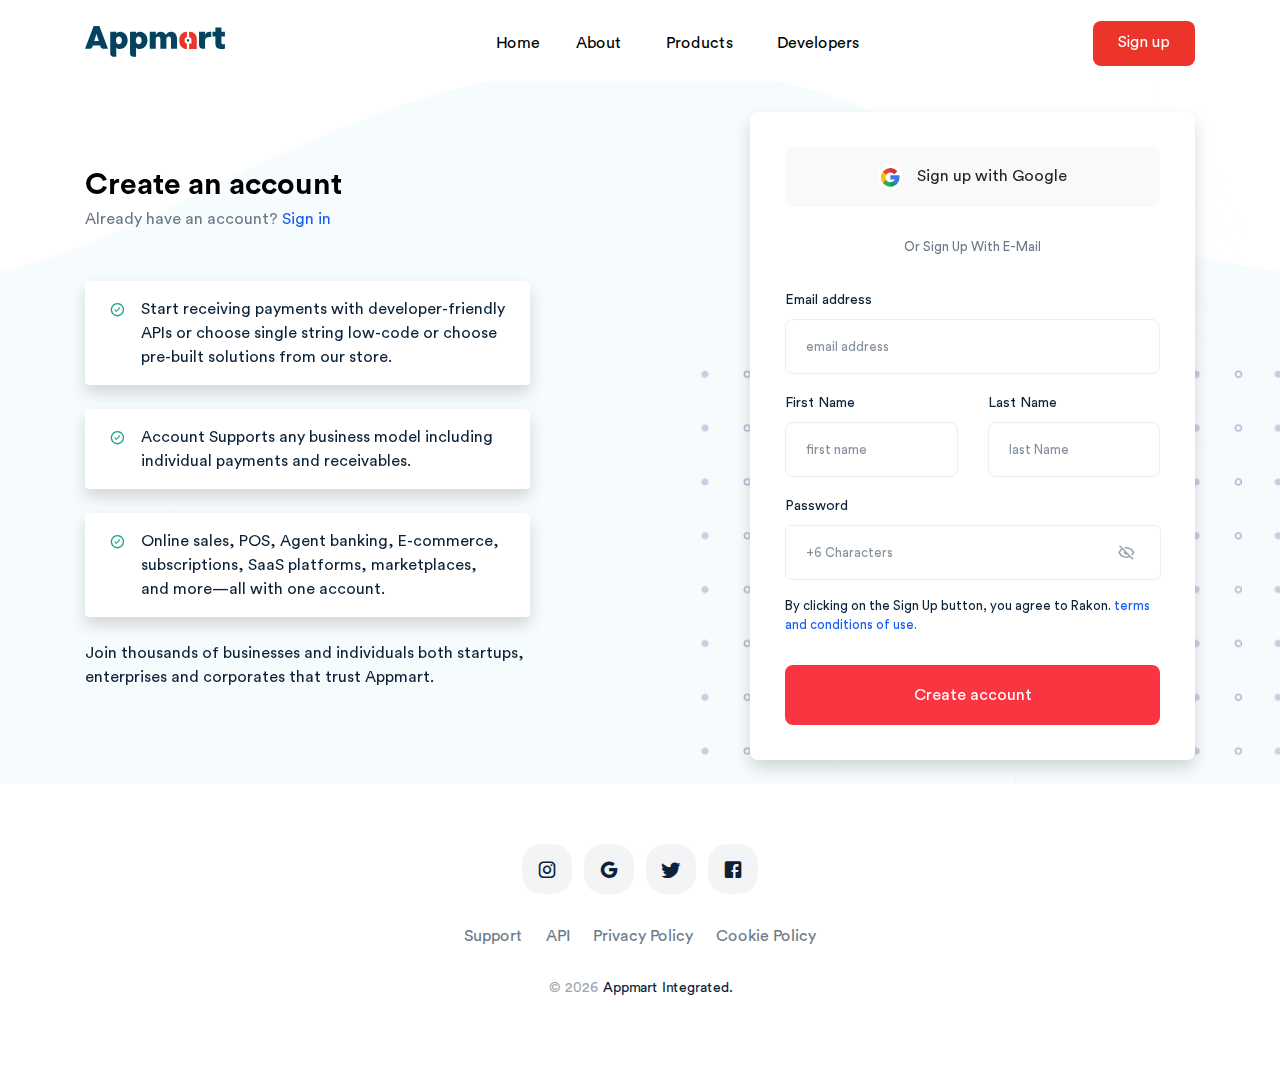
<file: html/home/signup.html>
<!DOCTYPE html>
<html lang="en" class="h-100">

<head>
  <meta charset="UTF-8" />
  <meta http-equiv="Content-Type" content="text/html; charset=UTF-8" />
  <meta http-equiv="X-UA-Compatible" content="IE=edge" />
  <meta http-equiv="X-UA-Compatible" content="ie=edge" />
  <meta name="viewport" content="width=device-width, initial-scale=1.0" />
  <meta name="viewport" content="width=device-width, initial-scale=1.0" />
  <meta name="description"
        content="A software solution company" />
  <meta name="keywords"
        content="Payment Gateway, school portal, software firm, Fintech in Africa" />
  <meta name="author" content="Appmart Integrated" />

  <title>Appmart Integrated</title>
  <!-- favicon -->
  <link rel="shortcut icon" href="../../assets/img/favicon.svg" type="image/x-icon" />
  <!-- Bootstrap 4.5 -->
  <link rel="stylesheet" href="../../assets/css/bootstrap.min.css" type="text/css" />
  <!-- animate -->
  <link rel="stylesheet" href="../../assets/css/animate.css" type="text/css" />
  <!-- Swiper -->
  <link rel="stylesheet" href="../../assets/css/swiper.min.css" />
  <!-- icons -->
  <link rel="stylesheet" href="../../assets/css/icons.css" type="text/css" />
  <!-- aos -->
  <link rel="stylesheet" href="../../assets/css/aos.css" type="text/css" />
  <!-- main css -->
  <link rel="stylesheet" href="../../assets/css/main.css" type="text/css" />
  <!-- normalize -->
  <link rel="stylesheet" href="../../assets/css/normalize.css" type="text/css" />

  <!-- js for Brwoser -->
  <!--[if lt IE 9]>
      <script src="https://oss.maxcdn.com/html5shiv/3.7.2/html5shiv.min.js"></script>
      <script src="https://oss.maxcdn.com/respond/1.4.2/respond.min.js"></script>
    <![endif]-->

    <style>
      header {
        background: #ffffff;
      }
      .header-nav-left.light .nav-pills .nav-item .nav-link {
        color: #000000;
      }
      .menu svg {
        stroke: #0b2238 !important;
      }
    </style>

</head>

<body class="signup_full bg_dark">
  <header class="header-nav-center no_blur header-nav-left light nav-product" id="myNavbar">
    <div class="container">
      <!-- navbar -->
      <nav class="navbar navbar-expand-lg navbar-light">
        <a class="navbar-brand c-white font-w-600" href="index.html">
          <img class="logo" src="../../assets/img/logo2.svg" alt="logo" />
        </a>
        <span id="menuBtn"></span>
        <button class="navbar-toggler menu ripplemenu" type="button" data-toggle="collapse"
          data-target="#navbarSupportedContent" aria-controls="navbarSupportedContent" aria-expanded="false"
          aria-label="Toggle navigation">
          <svg viewBox="0 0 64 48">
            <path d="M19,15 L45,15 C70,15 58,-2 49.0177126,7 L19,37"></path>
            <path d="M19,24 L45,24 C61.2371586,24 57,49 41,33 L32,24"></path>
            <path d="M45,33 L19,33 C-8,33 6,-2 22,14 L45,37"></path>
          </svg>
        </button>

        <div class="collapse navbar-collapse" id="navbarSupportedContent">
          <ul class="navbar-nav mx-auto nav-pills">
            <li class="nav-item">
              <a class="nav-link" href="./index.html">Home</a>
            </li>
            <li class="nav-item">
              <a class="nav-link" href="about.html">About</a>
            </li>

            <li class="nav-item dropdown dropdown-hover">
              <a class="nav-link dropdown-toggle dropdown_menu" href="#" id="navbarDropdown" role="button"
                data-toggle="dropdown" aria-haspopup="true" aria-expanded="false">
                Products

                <div class="icon_arrow">
                  <i class="tio chevron_right"></i>
                </div>

              </a>
              <div class="dropdown-menu single-drop sm_dropdown" aria-labelledby="navbarDropdown">
                <ul class="dropdown_menu_nav">

                  <li class="dropdown-submenu dropdown-hover">
                    <a
                      class="dropdown-item dropdown-toggle dropdown_menu d-flex justify-content-between" href="#">
                      BioPay
                    </a>
                  </li>

                  <li class="dropdown-submenu dropdown-hover">
                    <a
                      class="dropdown-item dropdown-toggle dropdown_menu d-flex justify-content-between" href="#">
                      PayHandle
                    </a>
                  </li>

                </ul>

              </div>
            </li>
            <li class="nav-item">
              <a class="nav-link" href="index.html">Developers</a>
            </li>

          </ul>
          <div class="nav_account btn_demo3">
            <!-- <a href="#home" id="showModal" class="btn btn-default c-white">Sign in</a> -->
            <a href="signup.html" id="showModal" class="btn scale btn_sm_primary bg-blue c-white effect-letter rounded-8">
              Sign up
            </a>
          </div>
        </div>
      </nav>
      <!-- End Navbar -->
    </div>
    <!-- end container -->
  </header>

  <!-- Start form_signup_onek -->
  <section class="form_signup_one signup_two mt-5" id="bg-img">
    <div class="container">
      <div class="row mt-5">
        <div class="col-lg-5 my-auto">
          <div class="title_sections margin-b-5">
            <h2 class="c-black mb-1">Create an account</h2>
            <p class="c-gray">Already have an account? <a href="signin-3.html" class="c-blue">Sign in</a></p>
          </div>
          <div class="card-body d-flex shadow p-3 mb-4 bg-white rounded">
            <div class="px-2">
              <i class="tio checkmark_circle_outlined c-green "></i>
            </div>
            <div class="px-2">
              Start receiving payments with developer-friendly APIs or choose single string low-code or choose pre-built solutions from our store.
            </div>
          </div>

          <div class="card-body d-flex shadow p-3 mb-4 bg-white rounded">
            <div class="px-2">
              <i class="tio checkmark_circle_outlined c-green "></i>
            </div>
            <div class="px-2">
              Account Supports any business model including individual payments and receivables.
            </div>
          </div>

          <div class="card-body d-flex shadow p-3 mb-4 bg-white rounded">
            <div class="px-2">
              <i class="tio checkmark_circle_outlined c-green "></i>
            </div>
            <div class="px-2">
              Online sales, POS, Agent banking, E-commerce, subscriptions, SaaS platforms, marketplaces, and more—all with one account.
            </div>
          </div>

          <p>
            Join thousands of businesses and individuals both startups, enterprises and corporates that trust Appmart.
          </p>

        </div>
        <div class="col-md-7 col-lg-5 ml-lg-auto">
          <div class="item_group shadow">
            <form action="" class="row">
              <div class="col-12">
                <div class="google_sign">
                  <button type="button" class="btn btn_social rounded-8">
                    <svg xmlns="http://www.w3.org/2000/svg" width="25" height="25" viewBox="0 0 25 25">
                      <g id="Group_6390" data-name="Group 6390" transform="translate(-595 -504)">
                        <circle id="Ellipse_227" data-name="Ellipse 227" cx="12.5" cy="12.5" r="12.5"
                          transform="translate(595 504)" fill="#fff" />
                        <g id="brands-and-logotypes" transform="translate(598.096 507.096)">
                          <path id="Path_1609" data-name="Path 1609"
                            d="M4.344,105.854a4.893,4.893,0,0,1,.693-2.515v-3.124H1.912a9.272,9.272,0,0,0,0,11.279H5.036v-3.124A4.893,4.893,0,0,1,4.344,105.854Z"
                            transform="translate(0 -96.587)" fill="#fbbd00" />
                          <path id="Path_1610" data-name="Path 1610"
                            d="M198.172,373.65,196,375.822l2.172,2.172a9.2,9.2,0,0,0,5.639-1.912v-3.121H200.69A4.922,4.922,0,0,1,198.172,373.65Z"
                            transform="translate(-188.905 -359.46)" fill="#0f9d58" />
                          <path id="Path_1611" data-name="Path 1611"
                            d="M55.947,325.477,52.823,328.6a9.415,9.415,0,0,0,.8.913,9.207,9.207,0,0,0,6.553,2.714v-4.344A4.925,4.925,0,0,1,55.947,325.477Z"
                            transform="translate(-50.911 -313.695)" fill="#31aa52" />
                          <path id="Path_1612" data-name="Path 1612"
                            d="M265.267,199.448a9.351,9.351,0,0,0-.152-1.679l-.082-.445H256v4.344h4.4a4.9,4.9,0,0,1-1.878,2.014l3.121,3.121a9.417,9.417,0,0,0,.913-.8A9.206,9.206,0,0,0,265.267,199.448Z"
                            transform="translate(-246.733 -190.181)" fill="#3c79e6" />
                          <path id="Path_1613" data-name="Path 1613"
                            d="M201.653,5.786l.384.384L205.109,3.1l-.384-.384A9.206,9.206,0,0,0,198.172,0L196,2.172l2.172,2.172A4.891,4.891,0,0,1,201.653,5.786Z"
                            transform="translate(-188.905 0)" fill="#cf2d48" />
                          <path id="Path_1614" data-name="Path 1614"
                            d="M60.177,4.344V0a9.207,9.207,0,0,0-6.553,2.714,9.406,9.406,0,0,0-.8.913l3.124,3.124A4.925,4.925,0,0,1,60.177,4.344Z"
                            transform="translate(-50.91 0)" fill="#eb4132" />
                        </g>
                      </g>
                    </svg>
                    Sign up with Google
                  </button>
                  <p class="text-center font-s-13 c-gray margin-my-3">Or Sign Up With E-Mail</p>
                </div>
              </div>
              <div class="col-12">
                <div class="form-group">
                  <label>Email address</label>
                  <input type="email" class="form-control" placeholder="email address">
                </div>
              </div>
              <div class="col-md-6">
                <div class="form-group">
                  <label>First Name</label>
                  <input type="text" class="form-control" placeholder="first name">
                </div>
              </div>
              <div class="col-md-6">
                <div class="form-group">
                  <label>Last Name</label>
                  <input type="text" class="form-control" placeholder="last Name">
                </div>
              </div>
              <div class="col-md-12">
                <div class="form-group --password" id="show_hide_password">
                  <label>Password</label>
                  <div class="input-group">
                    <input type="password" class="form-control" data-toggle="password" placeholder="+6 Characters"
                      required="" />
                    <div class="input-group-prepend hide_show">
                      <a href=""><span class="input-group-text tio hidden_outlined"></span></a>
                    </div>
                  </div>
                </div>
              </div>
              <div class="col-12">
                <p class="font-s-13 mb-0">
                  By clicking on the Sign Up button, you agree to Rakon.
                  <a href="#" target="_blank" class="c-blue">
                    terms and conditions of use.
                  </a>
                </p>

                <a href="#" class="btn w-100 margin-t-3 btn_account bg-red c-white rounded-8">
                  Create
                  account
                </a>
              </div>
            </form>
          </div>

        </div>
      </div>

    </div>
  </section>
  <!-- End.form_signup_one -->

  <!-- Start footer -->
  <footer class="footer_short position-relative bg-white z-index-3">
    <div class="container">
      <div class="row justify-content-md-center text-center">
        <div class="col-md-8">
          <div class="social--media">
            <a href="#" class="btn so-link">
              <i class="tio instagram"></i>
            </a>
            <a href="#" class="btn so-link">
              <i class="tio google"></i>
            </a>
            <a href="#" class="btn so-link">
              <i class="tio twitter"></i>
            </a>
            <a href="#" class="btn so-link">
              <i class="tio facebook_square"></i>
            </a>
          </div>
          <div class="other--links">
            <a href="#">Support</a>
            <a href="#">API</a>
            <a href="#">Privacy Policy</a>
            <a href="#">Cookie Policy</a>
          </div>
          <div class="opyright">
            <p>
              &copy; <span class="copyrighty"></span>
              <a href="index.html">Appmart Integrated.</a>
            </p>
          </div>
        </div>
      </div>
    </div>
  </footer>
  <!-- End Footer -->

  <!-- Back to top with progress indicator-->
  <div class="prgoress_indicator">
    <svg class="progress-circle svg-content" width="100%" height="100%" viewBox="-1 -1 102 102">
      <path d="M50,1 a49,49 0 0,1 0,98 a49,49 0 0,1 0,-98" />
    </svg>
  </div>

  <!-- jquery -->
  <script src="../../assets/js/jquery-3.5.0.js" type="text/javascript"></script>
  <!-- jquery-migrate -->
  <script src="../../assets/js/jquery-migrate.min.js" type="text/javascript"></script>
  <!-- popper -->
  <script src="../../assets/js/popper.min.js" type="text/javascript"></script>
  <!-- bootstrap -->
  <script src="../../assets/js/bootstrap.min.js" type="text/javascript"></script>
  <!--
  ============
  vendor file
  ============
   -->
  <!-- particles -->
  <script src="../../assets/js/vendor/particles.min.js" type="text/javascript"></script>
  <!-- TweenMax -->
  <script src="../../assets/js/vendor/TweenMax.min.js" type="text/javascript"></script>
  <!-- ScrollMagic -->
  <script src="../../assets/js/vendor/ScrollMagic.js" type="text/javascript"></script>
  <!-- animation.gsap -->
  <script src="../../assets/js/vendor/animation.gsap.js" type="text/javascript"></script>
  <!-- addIndicators -->
  <script src="../../assets/js/vendor/debug.addIndicators.min.js" type="text/javascript"></script>
  <!-- Swiper js -->
  <script src="../../assets/js/vendor/swiper.min.js" type="text/javascript"></script>
  <!-- countdown -->
  <script src="../../assets/js/vendor/countdown.js" type="text/javascript"></script>
  <!-- simpleParallax -->
  <script src="../../assets/js/vendor/simpleParallax.min.js" type="text/javascript"></script>
  <!-- waypoints -->
  <script src="../../assets/js/vendor/waypoints.min.js" type="text/javascript"></script>
  <!-- counterup -->
  <script src="../../assets/js/vendor/jquery.counterup.min.js" type="text/javascript"></script>
  <!-- charming -->
  <script src="../../assets/js/vendor/charming.min.js" type="text/javascript"></script>
  <!-- imagesloaded -->
  <script src="../../assets/js/vendor/imagesloaded.pkgd.min.js" type="text/javascript"></script>
  <!-- BX-Slider -->
  <script src="../../assets/js/vendor/jquery.bxslider.min.js" type="text/javascript"></script>
  <!-- Sharer -->
  <script src="../../assets/js/vendor/sharer.js" type="text/javascript"></script>
  <!-- sticky -->
  <script src="../../assets/js/vendor/sticky.min.js" type="text/javascript"></script>
  <!-- Aos -->
  <script src="../../assets/js/vendor/aos.js" type="text/javascript"></script>
  <!-- main file -->
  <script src="../../assets/js/main.js" type="text/javascript"></script>

</body>

</html>
</file>
<file: assets/css/icons.css>
@font-face {
  font-family: 'The-Icon-of';
  src:  url('../fonts/The-Icon-of.eot?w2v7hx');
  src:  url('../fonts/The-Icon-of.eot?w2v7hx#iefix') format('embedded-opentype'),
    url('../fonts/The-Icon-of.woff2?w2v7hx') format('woff2'),
    url('../fonts/The-Icon-of.ttf?w2v7hx') format('truetype'),
    url('../fonts/The-Icon-of.woff?w2v7hx') format('woff'),
    url('../fonts/The-Icon-of.svg?w2v7hx#The-Icon-of') format('svg');
  font-weight: normal;
  font-style: normal;
  font-display: block;
}

.tio {
  /* use !important to prevent issues with browser extensions that change fonts */
  font-family: 'The-Icon-of' !important;
  speak: none;
  font-style: normal;
  font-weight: normal;
  font-variant: normal;
  text-transform: none;
  line-height: 1;

  /* Enable Ligatures ================ */
  letter-spacing: 0;
  -webkit-font-feature-settings: "liga";
  -moz-font-feature-settings: "liga=1";
  -moz-font-feature-settings: "liga";
  -ms-font-feature-settings: "liga" 1;
  font-feature-settings: "liga";
  -webkit-font-variant-ligatures: discretionary-ligatures;
  font-variant-ligatures: discretionary-ligatures;

  /* Better Font Rendering =========== */
  -webkit-font-smoothing: antialiased;
  -moz-osx-font-smoothing: grayscale;
}

.add_circle_outlined:before {
  content: "\e900";
}
.add_circle:before {
  content: "\e901";
}
.add_square_outlined:before {
  content: "\e902";
}
.add_square:before {
  content: "\e903";
}
.add:before {
  content: "\e904";
}
.appointment_cancelled:before {
  content: "\e905";
}
.appointment:before {
  content: "\e906";
}
.archive:before {
  content: "\e907";
}
.autorenew:before {
  content: "\e908";
}
.block_ads:before {
  content: "\e909";
}
.bookmark_outlined:before {
  content: "\e90a";
}
.bookmark:before {
  content: "\e90b";
}
.bookmarks_outlined:before {
  content: "\e90c";
}
.bookmarks:before {
  content: "\e90d";
}
.browser_window:before {
  content: "\e90e";
}
.browser_windows:before {
  content: "\e90f";
}
.cached:before {
  content: "\e910";
}
.calendar_month:before {
  content: "\e911";
}
.calendar_note:before {
  content: "\e912";
}
.calendar:before {
  content: "\e913";
}
.carousel_horizontal_outlined:before {
  content: "\e914";
}
.carousel_horizontal:before {
  content: "\e915";
}
.carousel_vertical_outlined:before {
  content: "\e916";
}
.carousel_vertical:before {
  content: "\e917";
}
.checkmark_circle_outlined:before {
  content: "\e918";
}
.checkmark_circle:before {
  content: "\e919";
}
.checkmark_square_outlined:before {
  content: "\e91a";
}
.checkmark_square:before {
  content: "\e91b";
}
.clear_circle_outlined:before {
  content: "\e91c";
}
.clear_circle:before {
  content: "\e91d";
}
.clear_square_outlined:before {
  content: "\e91e";
}
.clear_square:before {
  content: "\e91f";
}
.clear:before {
  content: "\e920";
}
.column_view_outlined:before {
  content: "\e921";
}
.column_view:before {
  content: "\e922";
}
.command_outlined:before {
  content: "\e923";
}
.command:before {
  content: "\e924";
}
.date_range:before {
  content: "\e925";
}
.done:before {
  content: "\e926";
}
.drag:before {
  content: "\e927";
}
.eject_circle_outlined:before {
  content: "\e928";
}
.eject_circle:before {
  content: "\e929";
}
.eject:before {
  content: "\e92a";
}
.event:before {
  content: "\e92b";
}
.exit_fullscreen_1_1:before {
  content: "\e92c";
}
.exit_fullscreen_4_3:before {
  content: "\e92d";
}
.exit_fullscreen_16_9:before {
  content: "\e92e";
}
.find_replace:before {
  content: "\e92f";
}
.first_page:before {
  content: "\e930";
}
.hashtag:before {
  content: "\e931";
}
.heart_outlined:before {
  content: "\e932";
}
.heart:before {
  content: "\e933";
}
.help_outlined:before {
  content: "\e934";
}
.help:before {
  content: "\e935";
}
.history:before {
  content: "\e936";
}
.incognito:before {
  content: "\e937";
}
.info_outined:before {
  content: "\e938";
}
.info:before {
  content: "\e939";
}
.key:before {
  content: "\e93a";
}
.label_important:before {
  content: "\e93b";
}
.label_off:before {
  content: "\e93c";
}
.label_outlined:before {
  content: "\e93d";
}
.label:before {
  content: "\e93e";
}
.labels_outlined:before {
  content: "\e93f";
}
.labels:before {
  content: "\e940";
}
.last_page:before {
  content: "\e941";
}
.layout:before {
  content: "\e942";
}
.move_page:before {
  content: "\e943";
}
.multi_direction_diagonal:before {
  content: "\e944";
}
.multi_direction:before {
  content: "\e945";
}
.notebook_bookmarked:before {
  content: "\e946";
}
.notice_outlined:before {
  content: "\e947";
}
.notice:before {
  content: "\e948";
}
.open_in_new:before {
  content: "\e949";
}
.pages_outlined:before {
  content: "\e94a";
}
.pages:before {
  content: "\e94b";
}
.publish:before {
  content: "\e94c";
}
.record_screen:before {
  content: "\e94d";
}
.refresh:before {
  content: "\e94e";
}
.remaining_time:before {
  content: "\e94f";
}
.remove_circle_outlined:before {
  content: "\e950";
}
.remove_circle:before {
  content: "\e951";
}
.remove_square_outlined:before {
  content: "\e952";
}
.remove_square:before {
  content: "\e953";
}
.remove:before {
  content: "\e954";
}
.restore:before {
  content: "\e955";
}
.search:before {
  content: "\e956";
}
.settings_back:before {
  content: "\e957";
}
.shopping_basket_add:before {
  content: "\e958";
}
.shopping_basket_clear:before {
  content: "\e959";
}
.shopping_basket_outlined:before {
  content: "\e95a";
}
.shopping_basket_remove:before {
  content: "\e95b";
}
.shopping_basket:before {
  content: "\e95c";
}
.shopping_cart_add:before {
  content: "\e95d";
}
.shopping_cart_off:before {
  content: "\e95e";
}
.shopping_cart_outlined:before {
  content: "\e95f";
}
.shopping_cart_remove:before {
  content: "\e960";
}
.shopping_cart:before {
  content: "\e961";
}
.snooze_notification:before {
  content: "\e962";
}
.snooze:before {
  content: "\e963";
}
.sort:before {
  content: "\e964";
}
.star_half:before {
  content: "\e965";
}
.star_outlined:before {
  content: "\e966";
}
.star:before {
  content: "\e967";
}
.subscribe:before {
  content: "\e968";
}
.support:before {
  content: "\e969";
}
.sync_off:before {
  content: "\e96a";
}
.sync:before {
  content: "\e96b";
}
.tab:before {
  content: "\e96c";
}
.tabs:before {
  content: "\e96d";
}
.time_20_s:before {
  content: "\e96e";
}
.time_30_s:before {
  content: "\e96f";
}
.time_40_s:before {
  content: "\e970";
}
.time:before {
  content: "\e971";
}
.timer_20_s:before {
  content: "\e972";
}
.timer_30_s:before {
  content: "\e973";
}
.timer_40_s:before {
  content: "\e974";
}
.timer_off:before {
  content: "\e975";
}
.timer:before {
  content: "\e976";
}
.turn_off:before {
  content: "\e977";
}
.unarchive:before {
  content: "\e978";
}
.update:before {
  content: "\e979";
}
.vibrations_off:before {
  content: "\e97a";
}
.vibrations:before {
  content: "\e97b";
}
.watch_later:before {
  content: "\e97c";
}
.youtube_search:before {
  content: "\e97d";
}
.battery_alert:before {
  content: "\e97e";
}
.error_outlined:before {
  content: "\e97f";
}
.error:before {
  content: "\e980";
}
.message_failed_outlined:before {
  content: "\e981";
}
.message_failed:before {
  content: "\e982";
}
.new_release_outlined:before {
  content: "\e983";
}
.new_release:before {
  content: "\e984";
}
.notification_add:before {
  content: "\e985";
}
.notifications_alert:before {
  content: "\e986";
}
.notifications_off:before {
  content: "\e987";
}
.notifications_on_outlined:before {
  content: "\e988";
}
.notifications_on:before {
  content: "\e989";
}
.notifications_outlined:before {
  content: "\e98a";
}
.notifications:before {
  content: "\e98b";
}
.report_outlined:before {
  content: "\e98c";
}
.report:before {
  content: "\e98d";
}
.security_warning_outlined:before {
  content: "\e98e";
}
.security_warning:before {
  content: "\e98f";
}
.warning_outlined:before {
  content: "\e990";
}
.warning:before {
  content: "\e991";
}
.arrow_backward:before {
  content: "\e992";
}
.arrow_doublesided_horizontal:before {
  content: "\e993";
}
.arrow_doublesided_vertical:before {
  content: "\e994";
}
.arrow_downward:before {
  content: "\e995";
}
.arrow_drop_down_circle_outlined:before {
  content: "\e996";
}
.arrow_drop_down_circle:before {
  content: "\e997";
}
.arrow_drop_up_circle_outlined:before {
  content: "\e998";
}
.arrow_drop_up_circle:before {
  content: "\e999";
}
.arrow_forward:before {
  content: "\e99a";
}
.arrow_large_backward_outlined:before {
  content: "\e99b";
}
.arrow_large_backward:before {
  content: "\e99c";
}
.arrow_large_downward_outlined:before {
  content: "\e99d";
}
.arrow_large_downward:before {
  content: "\e99e";
}
.arrow_large_forward_outlined:before {
  content: "\e99f";
}
.arrow_large_forward:before {
  content: "\e9a0";
}
.arrow_large_upward_outlined:before {
  content: "\e9a1";
}
.arrow_large_upward:before {
  content: "\e9a2";
}
.arrow_left_circle_outlined:before {
  content: "\e9a3";
}
.arrow_left_circle:before {
  content: "\e9a4";
}
.arrow_long_down:before {
  content: "\e9a5";
}
.arrow_long_left:before {
  content: "\e9a6";
}
.arrow_long_right:before {
  content: "\e9a7";
}
.arrow_long_up:before {
  content: "\e9a8";
}
.arrow_right_circle_outlined:before {
  content: "\e9a9";
}
.arrow_right_circle:before {
  content: "\e9aa";
}
.arrow_upward:before {
  content: "\e9ab";
}
.back_ui:before {
  content: "\e9ac";
}
.caret_down:before {
  content: "\e9ad";
}
.caret_left:before {
  content: "\e9ae";
}
.caret_right:before {
  content: "\e9af";
}
.caret_up:before {
  content: "\e9b0";
}
.chevron_down:before {
  content: "\e9b1";
}
.chevron_left:before {
  content: "\e9b2";
}
.chevron_right:before {
  content: "\e9b3";
}
.chevron_up:before {
  content: "\e9b4";
}
.collapse_all:before {
  content: "\e9b5";
}
.double_caret_horizontal:before {
  content: "\e9b6";
}
.double_caret_vertical:before {
  content: "\e9b7";
}
.down_ui:before {
  content: "\e9b8";
}
.expand_all:before {
  content: "\e9b9";
}
.next_ui:before {
  content: "\e9ba";
}
.pull_right_left:before {
  content: "\e9bb";
}
.subdirectory_left:before {
  content: "\e9bc";
}
.subdirectory_right:before {
  content: "\e9bd";
}
.up_ui:before {
  content: "\e9be";
}
.fast_forward:before {
  content: "\e9bf";
}
.fast_rewind:before {
  content: "\e9c0";
}
.forward:before {
  content: "\e9c1";
}
.mic_off_outlined:before {
  content: "\e9c2";
}
.mic_off:before {
  content: "\e9c3";
}
.mic_outlined:before {
  content: "\e9c4";
}
.mic:before {
  content: "\e9c5";
}
.music_off:before {
  content: "\e9c6";
}
.music:before {
  content: "\e9c7";
}
.pause_circle_outlined:before {
  content: "\e9c8";
}
.pause_circle:before {
  content: "\e9c9";
}
.pause:before {
  content: "\e9ca";
}
.play_circle_outlined:before {
  content: "\e9cb";
}
.play_circle:before {
  content: "\e9cc";
}
.play_outlined:before {
  content: "\e9cd";
}
.play:before {
  content: "\e9ce";
}
.record_outlined:before {
  content: "\e9cf";
}
.record_voice_outlined:before {
  content: "\e9d0";
}
.record_voice:before {
  content: "\e9d1";
}
.record:before {
  content: "\e9d2";
}
.repeat:before {
  content: "\e9d3";
}
.replay:before {
  content: "\e9d4";
}
.shuffle:before {
  content: "\e9d5";
}
.skip_back:before {
  content: "\e9d6";
}
.skip_forward:before {
  content: "\e9d7";
}
.skip_next:before {
  content: "\e9d8";
}
.skip_previous:before {
  content: "\e9d9";
}
.skip:before {
  content: "\e9da";
}
.stop_circle_outlined:before {
  content: "\e9db";
}
.stop_circle:before {
  content: "\e9dc";
}
.stop_outlined:before {
  content: "\e9dd";
}
.stop:before {
  content: "\e9de";
}
.tune_horizontal:before {
  content: "\e9df";
}
.tune_vertical:before {
  content: "\e9e0";
}
.tune:before {
  content: "\e9e1";
}
.voice_line:before {
  content: "\e9e2";
}
.voice:before {
  content: "\e9e3";
}
.volume_down:before {
  content: "\e9e4";
}
.volume_low:before {
  content: "\e9e5";
}
.volume_minus:before {
  content: "\e9e6";
}
.volume_mute:before {
  content: "\e9e7";
}
.volume_off:before {
  content: "\e9e8";
}
.volume_plus:before {
  content: "\e9e9";
}
.volume_up:before {
  content: "\e9ea";
}
.adaptive_lighting:before {
  content: "\e9eb";
}
.airbag_deactivated:before {
  content: "\e9ec";
}
.airbag_warning:before {
  content: "\e9ed";
}
.alternator_warning_outlined:before {
  content: "\e9ee";
}
.alternator_warning:before {
  content: "\e9ef";
}
.bonnet_open:before {
  content: "\e9f0";
}
.boot_open:before {
  content: "\e9f1";
}
.brake_pad_warning:before {
  content: "\e9f2";
}
.cruise_control_on:before {
  content: "\e9f3";
}
.dipped_beam_headlights:before {
  content: "\e9f4";
}
.direction_indicators:before {
  content: "\e9f5";
}
.door_open:before {
  content: "\e9f6";
}
.engine_warning_outlined:before {
  content: "\e9f7";
}
.engine_warning:before {
  content: "\e9f8";
}
.exterior_light_fault:before {
  content: "\e9f9";
}
.fog_light_front:before {
  content: "\e9fa";
}
.fog_light_rear:before {
  content: "\e9fb";
}
.glow_plug_warning:before {
  content: "\e9fc";
}
.handbrake_warning:before {
  content: "\e9fd";
}
.hazard_warning:before {
  content: "\e9fe";
}
.main_beam_headlights:before {
  content: "\e9ff";
}
.oil_pressure_low_outlined:before {
  content: "\ea00";
}
.oil_pressure_low:before {
  content: "\ea01";
}
.parking_brake_light:before {
  content: "\ea02";
}
.rain_sensor:before {
  content: "\ea03";
}
.rear_window_defrost:before {
  content: "\ea04";
}
.recirculation:before {
  content: "\ea05";
}
.seatbelt_not_on:before {
  content: "\ea06";
}
.sidelight_indicator:before {
  content: "\ea07";
}
.sidelight_information:before {
  content: "\ea08";
}
.stability_control_off:before {
  content: "\ea09";
}
.temperature_warning:before {
  content: "\ea0a";
}
.tyre_pressure_low:before {
  content: "\ea0b";
}
.washer_fluid_low:before {
  content: "\ea0c";
}
.windscreen_defrost:before {
  content: "\ea0d";
}
.call_cancelled:before {
  content: "\ea0e";
}
.call_ended:before {
  content: "\ea0f";
}
.call_forward:before {
  content: "\ea10";
}
.call_talking_quiet:before {
  content: "\ea11";
}
.call_talking:before {
  content: "\ea12";
}
.call:before {
  content: "\ea13";
}
.chat_outlined:before {
  content: "\ea14";
}
.chat:before {
  content: "\ea15";
}
.comment_image_outlined:before {
  content: "\ea16";
}
.comment_image:before {
  content: "\ea17";
}
.comment_outlined:before {
  content: "\ea18";
}
.comment_play_outlined:before {
  content: "\ea19";
}
.comment_play:before {
  content: "\ea1a";
}
.comment_text_outlined:before {
  content: "\ea1b";
}
.comment_text:before {
  content: "\ea1c";
}
.comment_video:before {
  content: "\ea1d";
}
.comment_vs_outlined:before {
  content: "\ea1e";
}
.comment_vs:before {
  content: "\ea1f";
}
.comment:before {
  content: "\ea20";
}
.contact_notebook:before {
  content: "\ea21";
}
.contacts_book:before {
  content: "\ea22";
}
.contacts:before {
  content: "\ea23";
}
.draft:before {
  content: "\ea24";
}
.email_outlined:before {
  content: "\ea25";
}
.email:before {
  content: "\ea26";
}
.favorite_comment:before {
  content: "\ea27";
}
.import_export:before {
  content: "\ea28";
}
.inbox:before {
  content: "\ea29";
}
.inboxes:before {
  content: "\ea2a";
}
.made_call:before {
  content: "\ea2b";
}
.message_add_outlined:before {
  content: "\ea2c";
}
.message_add:before {
  content: "\ea2d";
}
.message_outlined:before {
  content: "\ea2e";
}
.message_play_outlined:before {
  content: "\ea2f";
}
.message_play:before {
  content: "\ea30";
}
.message:before {
  content: "\ea31";
}
.messages_outlined:before {
  content: "\ea32";
}
.messages:before {
  content: "\ea33";
}
.missed_call_outgoing:before {
  content: "\ea34";
}
.missed_call:before {
  content: "\ea35";
}
.mms_outlined:before {
  content: "\ea36";
}
.mms:before {
  content: "\ea37";
}
.new_email:before {
  content: "\ea38";
}
.received_call:before {
  content: "\ea39";
}
.reply_all:before {
  content: "\ea3a";
}
.reply:before {
  content: "\ea3b";
}
.send_outlined:before {
  content: "\ea3c";
}
.send:before {
  content: "\ea3d";
}
.share_message:before {
  content: "\ea3e";
}
.share_screen:before {
  content: "\ea3f";
}
.sms_active_outlined:before {
  content: "\ea40";
}
.sms_active:before {
  content: "\ea41";
}
.sms_chat_outlined:before {
  content: "\ea42";
}
.sms_chat:before {
  content: "\ea43";
}
.sms_outlined:before {
  content: "\ea44";
}
.sms:before {
  content: "\ea45";
}
.swap_horizontal:before {
  content: "\ea46";
}
.swap_vs:before {
  content: "\ea47";
}
.swap:before {
  content: "\ea48";
}
.unsubscribe:before {
  content: "\ea49";
}
.voice_chat:before {
  content: "\ea4a";
}
.voicemail:before {
  content: "\ea4b";
}
.airpods:before {
  content: "\ea4c";
}
.android_phone_vs:before {
  content: "\ea4d";
}
.android_phone:before {
  content: "\ea4e";
}
.android_phones:before {
  content: "\ea4f";
}
.apple_watch:before {
  content: "\ea50";
}
.batery_vertical_3_quarters:before {
  content: "\ea51";
}
.battery_horizontal_3_quarters:before {
  content: "\ea52";
}
.battery_horizontal_half:before {
  content: "\ea53";
}
.battery_horizontal_outlined:before {
  content: "\ea54";
}
.battery_horizontal_quarter:before {
  content: "\ea55";
}
.battery_horizontal:before {
  content: "\ea56";
}
.battery_vertical_half:before {
  content: "\ea57";
}
.battery_vertical_outlined:before {
  content: "\ea58";
}
.battery_vertical_quarter:before {
  content: "\ea59";
}
.battery_vertical:before {
  content: "\ea5a";
}
.calculator:before {
  content: "\ea5b";
}
.charging:before {
  content: "\ea5c";
}
.devices_1:before {
  content: "\ea5d";
}
.devices_2:before {
  content: "\ea5e";
}
.devices_apple:before {
  content: "\ea5f";
}
.disc:before {
  content: "\ea60";
}
.hdmi_outlined:before {
  content: "\ea61";
}
.hdmi:before {
  content: "\ea62";
}
.headphones:before {
  content: "\ea63";
}
.imac:before {
  content: "\ea64";
}
.iphone:before {
  content: "\ea65";
}
.iphones:before {
  content: "\ea66";
}
.joystick:before {
  content: "\ea67";
}
.keyboard_hide:before {
  content: "\ea68";
}
.keyboard_vs:before {
  content: "\ea69";
}
.keyboard:before {
  content: "\ea6a";
}
.laptop:before {
  content: "\ea6b";
}
.light_battery:before {
  content: "\ea6c";
}
.microphone:before {
  content: "\ea6d";
}
.monitor:before {
  content: "\ea6e";
}
.mouse_outlined:before {
  content: "\ea6f";
}
.mouse_pad_outlined:before {
  content: "\ea70";
}
.mouse_pad:before {
  content: "\ea71";
}
.mouse:before {
  content: "\ea72";
}
.no_sim_card:before {
  content: "\ea73";
}
.photo_camera:before {
  content: "\ea74";
}
.plug_outlined:before {
  content: "\ea75";
}
.plug:before {
  content: "\ea76";
}
.radio:before {
  content: "\ea77";
}
.remote_controller:before {
  content: "\ea78";
}
.router:before {
  content: "\ea79";
}
.sim_card:before {
  content: "\ea7a";
}
.speaker:before {
  content: "\ea7b";
}
.surveillance_camera:before {
  content: "\ea7c";
}
.tablet_phone:before {
  content: "\ea7d";
}
.tablet:before {
  content: "\ea7e";
}
.tv_new:before {
  content: "\ea7f";
}
.tv_old:before {
  content: "\ea80";
}
.usb_c_outlined:before {
  content: "\ea81";
}
.usb_c:before {
  content: "\ea82";
}
.usb_port_outlined:before {
  content: "\ea83";
}
.usb_port:before {
  content: "\ea84";
}
.video_camera_off:before {
  content: "\ea85";
}
.video_camera_outlined:before {
  content: "\ea86";
}
.video_camera:before {
  content: "\ea87";
}
.vinyl:before {
  content: "\ea88";
}
.watches:before {
  content: "\ea89";
}
.document_outlined:before {
  content: "\ea8a";
}
.document_text_outlined:before {
  content: "\ea8b";
}
.document_text:before {
  content: "\ea8c";
}
.document:before {
  content: "\ea8d";
}
.documents_outlined:before {
  content: "\ea8e";
}
.documents:before {
  content: "\ea8f";
}
.file_add_outlined:before {
  content: "\ea90";
}
.file_add:before {
  content: "\ea91";
}
.file_outlined:before {
  content: "\ea92";
}
.file_text_outlined:before {
  content: "\ea93";
}
.file_text:before {
  content: "\ea94";
}
.file:before {
  content: "\ea95";
}
.files_labeled_outlined:before {
  content: "\ea96";
}
.files_labeled:before {
  content: "\ea97";
}
.files_outlined:before {
  content: "\ea98";
}
.files:before {
  content: "\ea99";
}
.folder_add:before {
  content: "\ea9a";
}
.folder_bookmarked:before {
  content: "\ea9b";
}
.folder_labeled_outlined:before {
  content: "\ea9c";
}
.folder_labeled:before {
  content: "\ea9d";
}
.folder_opened_labeled:before {
  content: "\ea9e";
}
.folder_opened:before {
  content: "\ea9f";
}
.folder_outlined:before {
  content: "\eaa0";
}
.folder_photo:before {
  content: "\eaa1";
}
.folder_shared:before {
  content: "\eaa2";
}
.folder_special:before {
  content: "\eaa3";
}
.folder:before {
  content: "\eaa4";
}
.folders_outlined:before {
  content: "\eaa5";
}
.folders:before {
  content: "\eaa6";
}
.avocado:before {
  content: "\eaa7";
}
.banana:before {
  content: "\eaa8";
}
.beer_bottle_labeled:before {
  content: "\eaa9";
}
.beer_bottle:before {
  content: "\eaaa";
}
.chicken_outlined:before {
  content: "\eaab";
}
.chicken:before {
  content: "\eaac";
}
.citrus_fruits:before {
  content: "\eaad";
}
.drink_outlined:before {
  content: "\eaae";
}
.drink:before {
  content: "\eaaf";
}
.egg:before {
  content: "\eab0";
}
.fastfood:before {
  content: "\eab1";
}
.fish_outlined:before {
  content: "\eab2";
}
.fish:before {
  content: "\eab3";
}
.fruit_apple_outlined:before {
  content: "\eab4";
}
.fruit_apple:before {
  content: "\eab5";
}
.ice_cream:before {
  content: "\eab6";
}
.ice_cream_cup:before {
  content: "\eab7";
}
.meal_outlined:before {
  content: "\eab8";
}
.meal:before {
  content: "\eab9";
}
.mushroom:before {
  content: "\eaba";
}
.pizza_outlined:before {
  content: "\eabb";
}
.pizza:before {
  content: "\eabc";
}
.soda:before {
  content: "\eabd";
}
.strawberry:before {
  content: "\eabe";
}
.water_bottle_labeled:before {
  content: "\eabf";
}
.water_bottle:before {
  content: "\eac0";
}
.wine_bottle_labeled:before {
  content: "\eac1";
}
.wine_bottle:before {
  content: "\eac2";
}
.clap:before {
  content: "\eac3";
}
.expressionless:before {
  content: "\eac4";
}
.face_female:before {
  content: "\eac5";
}
.face_male:before {
  content: "\eac6";
}
.frowning:before {
  content: "\eac7";
}
.gesture_hand_1f:before {
  content: "\eac8";
}
.gesture_hand_2f:before {
  content: "\eac9";
}
.gesture_hover_1f:before {
  content: "\eaca";
}
.gesture_scroll_down_2f:before {
  content: "\eacb";
}
.gesture_scroll_down:before {
  content: "\eacc";
}
.gesture_scroll_up_2f:before {
  content: "\eacd";
}
.gesture_scroll_up_down_2f:before {
  content: "\eace";
}
.gesture_scroll_up_down:before {
  content: "\eacf";
}
.gesture_scroll_up:before {
  content: "\ead0";
}
.gesture_swipe_left_2f:before {
  content: "\ead1";
}
.gesture_swipe_left_right_2f:before {
  content: "\ead2";
}
.gesture_swipe_left_right:before {
  content: "\ead3";
}
.gesture_swipe_left:before {
  content: "\ead4";
}
.gesture_swipe_right_2f:before {
  content: "\ead5";
}
.gesture_swipe_right:before {
  content: "\ead6";
}
.hand_basic:before {
  content: "\ead7";
}
.hand_draw:before {
  content: "\ead8";
}
.hand_metal_horns:before {
  content: "\ead9";
}
.hand_middle_finger:before {
  content: "\eada";
}
.hand_ok:before {
  content: "\eadb";
}
.hand_piece:before {
  content: "\eadc";
}
.hand_wave:before {
  content: "\eadd";
}
.neutral_face:before {
  content: "\eade";
}
.protection:before {
  content: "\eadf";
}
.sad:before {
  content: "\eae0";
}
.slap:before {
  content: "\eae1";
}
.slightly_smilling:before {
  content: "\eae2";
}
.smile:before {
  content: "\eae3";
}
.thumbs_down:before {
  content: "\eae4";
}
.thumbs_up_down:before {
  content: "\eae5";
}
.thumbs_up:before {
  content: "\eae6";
}
.wink:before {
  content: "\eae7";
}
.alt:before {
  content: "\eae8";
}
.backspace_outlined:before {
  content: "\eae9";
}
.backspace:before {
  content: "\eaea";
}
.caps_lock:before {
  content: "\eaeb";
}
.command_key:before {
  content: "\eaec";
}
.enter:before {
  content: "\eaed";
}
.keyboard_brightness_1:before {
  content: "\eaee";
}
.keyboard_brightness_2:before {
  content: "\eaef";
}
.space_bar:before {
  content: "\eaf0";
}
.tab_key:before {
  content: "\eaf1";
}
.rotate:before {
  content: "\eaf2";
}
.beijing:before {
  content: "\eaf3";
}
.bratislava:before {
  content: "\eaf4";
}
.broadleaf_tree_outlined:before {
  content: "\eaf5";
}
.broadleaf_tree:before {
  content: "\eaf6";
}
.cafe_outlined:before {
  content: "\eaf7";
}
.cafe:before {
  content: "\eaf8";
}
.cairo:before {
  content: "\eaf9";
}
.castle:before {
  content: "\eafa";
}
.city:before {
  content: "\eafb";
}
.clinic:before {
  content: "\eafc";
}
.company:before {
  content: "\eafd";
}
.conifer_outlined:before {
  content: "\eafe";
}
.conifer:before {
  content: "\eaff";
}
.direction:before {
  content: "\eb00";
}
.dubai:before {
  content: "\eb01";
}
.earth_east:before {
  content: "\eb02";
}
.earth_west:before {
  content: "\eb03";
}
.education_outlined:before {
  content: "\eb04";
}
.education:before {
  content: "\eb05";
}
.factory:before {
  content: "\eb06";
}
.gas_station:before {
  content: "\eb07";
}
.globe:before {
  content: "\eb08";
}
.gym:before {
  content: "\eb09";
}
.hospital:before {
  content: "\eb0a";
}
.hotel:before {
  content: "\eb0b";
}
.location_off:before {
  content: "\eb0c";
}
.location_search:before {
  content: "\eb0d";
}
.machu-picchu:before {
  content: "\eb0e";
}
.map_outlined:before {
  content: "\eb0f";
}
.map_zoom_out:before {
  content: "\eb10";
}
.map:before {
  content: "\eb11";
}
.museum:before {
  content: "\eb12";
}
.my_location:before {
  content: "\eb13";
}
.navigate_outlined:before {
  content: "\eb14";
}
.navigate:before {
  content: "\eb15";
}
.neighborhood:before {
  content: "\eb16";
}
.new_york:before {
  content: "\eb17";
}
.paris:before {
  content: "\eb18";
}
.parking_outlined:before {
  content: "\eb19";
}
.parking:before {
  content: "\eb1a";
}
.pharmacy_outlined:before {
  content: "\eb1b";
}
.pharmacy:before {
  content: "\eb1c";
}
.pin_outlined:before {
  content: "\eb1d";
}
.pin:before {
  content: "\eb1e";
}
.poi_add_outlined:before {
  content: "\eb1f";
}
.poi_add:before {
  content: "\eb20";
}
.poi_delete_outlined:before {
  content: "\eb21";
}
.poi_delete:before {
  content: "\eb22";
}
.poi_outlined:before {
  content: "\eb23";
}
.poi_remove_outlined:before {
  content: "\eb24";
}
.poi_remove:before {
  content: "\eb25";
}
.poi_user:before {
  content: "\eb26";
}
.poi:before {
  content: "\eb27";
}
.pyramid:before {
  content: "\eb28";
}
.restaurant:before {
  content: "\eb29";
}
.rome:before {
  content: "\eb2a";
}
.route_dashed:before {
  content: "\eb2b";
}
.route:before {
  content: "\eb2c";
}
.san_francisco:before {
  content: "\eb2d";
}
.shop_outlined:before {
  content: "\eb2e";
}
.shop:before {
  content: "\eb2f";
}
.shopping_icon:before {
  content: "\eb30";
}
.shopping:before {
  content: "\eb31";
}
.singapore:before {
  content: "\eb32";
}
.spa_outlined:before {
  content: "\eb33";
}
.spa:before {
  content: "\eb34";
}
.sydney:before {
  content: "\eb35";
}
.theatre:before {
  content: "\eb36";
}
.toilets:before {
  content: "\eb37";
}
.trencin:before {
  content: "\eb38";
}
.zoom_in:before {
  content: "\eb39";
}
.zoom_out:before {
  content: "\eb3a";
}
.add_photo:before {
  content: "\eb3b";
}
.adjust:before {
  content: "\eb3c";
}
.align_to_bottom_outlined:before {
  content: "\eb3d";
}
.align_to_bottom_vs:before {
  content: "\eb3e";
}
.align_to_bottom:before {
  content: "\eb3f";
}
.align_to_center_outlined:before {
  content: "\eb40";
}
.align_to_center_vs:before {
  content: "\eb41";
}
.align_to_center:before {
  content: "\eb42";
}
.align_to_left_outlined:before {
  content: "\eb43";
}
.align_to_left_vs:before {
  content: "\eb44";
}
.align_to_left:before {
  content: "\eb45";
}
.align_to_middle_outlined:before {
  content: "\eb46";
}
.align_to_middle_vs:before {
  content: "\eb47";
}
.align_to_middle:before {
  content: "\eb48";
}
.align_to_right_outlined:before {
  content: "\eb49";
}
.align_to_right_vs:before {
  content: "\eb4a";
}
.align_to_right:before {
  content: "\eb4b";
}
.align_to_top_outlined:before {
  content: "\eb4c";
}
.align_to_top_vs:before {
  content: "\eb4d";
}
.align_to_top:before {
  content: "\eb4e";
}
.artboard_outlined:before {
  content: "\eb4f";
}
.artboard:before {
  content: "\eb50";
}
.black_white:before {
  content: "\eb51";
}
.blend_tool:before {
  content: "\eb52";
}
.bold:before {
  content: "\eb53";
}
.brightness_1_outlined:before {
  content: "\eb54";
}
.brightness_1:before {
  content: "\eb55";
}
.brightness_2_outlined:before {
  content: "\eb56";
}
.brightness_2:before {
  content: "\eb57";
}
.brightness_3:before {
  content: "\eb58";
}
.bring_forward:before {
  content: "\eb59";
}
.bring_to_front:before {
  content: "\eb5a";
}
.brush:before {
  content: "\eb5b";
}
.camera_enhance:before {
  content: "\eb5c";
}
.camera_roll:before {
  content: "\eb5d";
}
.canvas_graphics:before {
  content: "\eb5e";
}
.canvas_text:before {
  content: "\eb5f";
}
.canvas:before {
  content: "\eb60";
}
.color_off_outlined:before {
  content: "\eb61";
}
.color_off:before {
  content: "\eb62";
}
.color_outlined:before {
  content: "\eb63";
}
.color_picker_empty:before {
  content: "\eb64";
}
.color_picker_point:before {
  content: "\eb65";
}
.color_picker:before {
  content: "\eb66";
}
.color:before {
  content: "\eb67";
}
.copy:before {
  content: "\eb68";
}
.crop:before {
  content: "\eb69";
}
.cut_in_half:before {
  content: "\eb6a";
}
.cut:before {
  content: "\eb6b";
}
.difference:before {
  content: "\eb6c";
}
.eraser:before {
  content: "\eb6d";
}
.exposure:before {
  content: "\eb6e";
}
.flare:before {
  content: "\eb6f";
}
.flash_off:before {
  content: "\eb70";
}
.flash:before {
  content: "\eb71";
}
.focus:before {
  content: "\eb72";
}
.format_1_1:before {
  content: "\eb73";
}
.format_4_3:before {
  content: "\eb74";
}
.format_16_9:before {
  content: "\eb75";
}
.formats:before {
  content: "\eb76";
}
.free_transform:before {
  content: "\eb77";
}
.fullscreen_1_1:before {
  content: "\eb78";
}
.fullscreen_4_3:before {
  content: "\eb79";
}
.fullscreen_16_9:before {
  content: "\eb7a";
}
.gesture:before {
  content: "\eb7b";
}
.gradient:before {
  content: "\eb7c";
}
.grid:before {
  content: "\eb7d";
}
.image_rotate_left:before {
  content: "\eb7e";
}
.image_rotate_right:before {
  content: "\eb7f";
}
.image:before {
  content: "\eb80";
}
.intersect:before {
  content: "\eb81";
}
.invert_colors_off:before {
  content: "\eb82";
}
.invert_colors:before {
  content: "\eb83";
}
.invert:before {
  content: "\eb84";
}
.italic:before {
  content: "\eb85";
}
.keyframe_bezier_in:before {
  content: "\eb86";
}
.keyframe_bezier_out:before {
  content: "\eb87";
}
.keyframe_cont_bezier:before {
  content: "\eb88";
}
.keyframe_linear_in:before {
  content: "\eb89";
}
.keyframe_linear_out:before {
  content: "\eb8a";
}
.keyframe_linear:before {
  content: "\eb8b";
}
.knife:before {
  content: "\eb8c";
}
.lasso:before {
  content: "\eb8d";
}
.layers_off:before {
  content: "\eb8e";
}
.layers_outlined:before {
  content: "\eb8f";
}
.layers:before {
  content: "\eb90";
}
.ligature:before {
  content: "\eb91";
}
.macro_outlined:before {
  content: "\eb92";
}
.macro:before {
  content: "\eb93";
}
.magic_wand:before {
  content: "\eb94";
}
.marker_outlined:before {
  content: "\eb95";
}
.marker:before {
  content: "\eb96";
}
.mask_vs:before {
  content: "\eb97";
}
.mask:before {
  content: "\eb98";
}
.material:before {
  content: "\eb99";
}
.media_photo:before {
  content: "\eb9a";
}
.mesh_grid:before {
  content: "\eb9b";
}
.mouse_cursor_outlined:before {
  content: "\eb9c";
}
.mouse_cursor:before {
  content: "\eb9d";
}
.opacity:before {
  content: "\eb9e";
}
.paint_bucket:before {
  content: "\eb9f";
}
.paint_outlined:before {
  content: "\eba0";
}
.paint:before {
  content: "\eba1";
}
.palette_outlined:before {
  content: "\eba2";
}
.palette:before {
  content: "\eba3";
}
.pan_tool:before {
  content: "\eba4";
}
.panorama_image:before {
  content: "\eba5";
}
.panorama_outlined:before {
  content: "\eba6";
}
.panorama_vs_outlined:before {
  content: "\eba7";
}
.panorama_vs:before {
  content: "\eba8";
}
.panorama:before {
  content: "\eba9";
}
.paste:before {
  content: "\ebaa";
}
.pattern:before {
  content: "\ebab";
}
.pen:before {
  content: "\ebac";
}
.photo_album:before {
  content: "\ebad";
}
.photo_filter:before {
  content: "\ebae";
}
.photo_gallery_outlined:before {
  content: "\ebaf";
}
.photo_gallery:before {
  content: "\ebb0";
}
.photo_landscape_outlined:before {
  content: "\ebb1";
}
.photo_landscape:before {
  content: "\ebb2";
}
.photo_square_outlined:before {
  content: "\ebb3";
}
.photo_square:before {
  content: "\ebb4";
}
.podcast:before {
  content: "\ebb5";
}
.print_disabled:before {
  content: "\ebb6";
}
.print:before {
  content: "\ebb7";
}
.redo:before {
  content: "\ebb8";
}
.reflect_horizontal:before {
  content: "\ebb9";
}
.reflect_vertical:before {
  content: "\ebba";
}
.rounded_corner:before {
  content: "\ebbb";
}
.ruler:before {
  content: "\ebbc";
}
.save_outlined:before {
  content: "\ebbd";
}
.save:before {
  content: "\ebbe";
}
.scan_document_icon:before {
  content: "\ebbf";
}
.scan_document:before {
  content: "\ebc0";
}
.selection:before {
  content: "\ebc1";
}
.send_backward:before {
  content: "\ebc2";
}
.send_to_back:before {
  content: "\ebc3";
}
.sharpness:before {
  content: "\ebc4";
}
.shear:before {
  content: "\ebc5";
}
.shutter_outlined:before {
  content: "\ebc6";
}
.shutter:before {
  content: "\ebc7";
}
.slideshow_outlined:before {
  content: "\ebc8";
}
.slideshow:before {
  content: "\ebc9";
}
.small_caps:before {
  content: "\ebca";
}
.snap_to:before {
  content: "\ebcb";
}
.spiral:before {
  content: "\ebcc";
}
.stamp:before {
  content: "\ebcd";
}
.strikethrough:before {
  content: "\ebce";
}
.stroke_weight:before {
  content: "\ebcf";
}
.substract:before {
  content: "\ebd0";
}
.switch_camera:before {
  content: "\ebd1";
}
.switch_video:before {
  content: "\ebd2";
}
.text_center:before {
  content: "\ebd3";
}
.text_left:before {
  content: "\ebd4";
}
.text_right:before {
  content: "\ebd5";
}
.text:before {
  content: "\ebd6";
}
.texture:before {
  content: "\ebd7";
}
.tools:before {
  content: "\ebd8";
}
.transform_artboard:before {
  content: "\ebd9";
}
.transform:before {
  content: "\ebda";
}
.underline:before {
  content: "\ebdb";
}
.undo:before {
  content: "\ebdc";
}
.union:before {
  content: "\ebdd";
}
.vector:before {
  content: "\ebde";
}
.vertical_align_bottom:before {
  content: "\ebdf";
}
.vertical_align_middle:before {
  content: "\ebe0";
}
.vertical_align_top:before {
  content: "\ebe1";
}
.video_add:before {
  content: "\ebe2";
}
.video_gallery_outlined:before {
  content: "\ebe3";
}
.video_gallery:before {
  content: "\ebe4";
}
.video_horizontal_outlined:before {
  content: "\ebe5";
}
.video_horizontal:before {
  content: "\ebe6";
}
.video_vertical_outlined:before {
  content: "\ebe7";
}
.video_vertical:before {
  content: "\ebe8";
}
.american_football:before {
  content: "\ebe9";
}
.anchor:before {
  content: "\ebea";
}
.armchair:before {
  content: "\ebeb";
}
.baseball:before {
  content: "\ebec";
}
.basketball:before {
  content: "\ebed";
}
.birthday_outlined:before {
  content: "\ebee";
}
.birthday:before {
  content: "\ebef";
}
.block:before {
  content: "\ebf0";
}
.book_bookmarked:before {
  content: "\ebf1";
}
.book_opened:before {
  content: "\ebf2";
}
.book_outlined:before {
  content: "\ebf3";
}
.book:before {
  content: "\ebf4";
}
.brain:before {
  content: "\ebf5";
}
.brick_wall:before {
  content: "\ebf6";
}
.briefcase_not_accessible:before {
  content: "\ebf7";
}
.briefcase_outlined:before {
  content: "\ebf8";
}
.briefcase:before {
  content: "\ebf9";
}
.chair:before {
  content: "\ebfa";
}
.circle_outlined:before {
  content: "\ebfb";
}
.circle:before {
  content: "\ebfc";
}
.cricket:before {
  content: "\ebfd";
}
.crossfit:before {
  content: "\ebfe";
}
.cube:before {
  content: "\ebff";
}
.dining_table_outlined:before {
  content: "\ec00";
}
.dining_table:before {
  content: "\ec01";
}
.diving:before {
  content: "\ec02";
}
.door:before {
  content: "\ec03";
}
.flag_cross_1:before {
  content: "\ec04";
}
.flag_cross_2:before {
  content: "\ec05";
}
.flag_half_1:before {
  content: "\ec06";
}
.flag_half_2:before {
  content: "\ec07";
}
.flag_outlined:before {
  content: "\ec08";
}
.flag_quarter_1:before {
  content: "\ec09";
}
.flag_quarter_2:before {
  content: "\ec0a";
}
.flag:before {
  content: "\ec0b";
}
.flask:before {
  content: "\ec0c";
}
.flower:before {
  content: "\ec0d";
}
.foot_print:before {
  content: "\ec0e";
}
.gift:before {
  content: "\ec0f";
}
.glasses_outlined:before {
  content: "\ec10";
}
.glasses:before {
  content: "\ec11";
}
.hourglass_half:before {
  content: "\ec12";
}
.hourglass_outlined:before {
  content: "\ec13";
}
.hourglass_quarter:before {
  content: "\ec14";
}
.hourglass:before {
  content: "\ec15";
}
.ice_hockey:before {
  content: "\ec16";
}
.infinity:before {
  content: "\ec17";
}
.justice:before {
  content: "\ec18";
}
.lab:before {
  content: "\ec19";
}
.leaf_diagonal:before {
  content: "\ec1a";
}
.leaf:before {
  content: "\ec1b";
}
.light_on:before {
  content: "\ec1c";
}
.lightbulb:before {
  content: "\ec1d";
}
.medicaments:before {
  content: "\ec1e";
}
.mma:before {
  content: "\ec1f";
}
.moon_outlined:before {
  content: "\ec20";
}
.moon_vs_outlined:before {
  content: "\ec21";
}
.moon_vs:before {
  content: "\ec22";
}
.moon:before {
  content: "\ec23";
}
.movie:before {
  content: "\ec24";
}
.node_multiple_outlined:before {
  content: "\ec25";
}
.node_multiple:before {
  content: "\ec26";
}
.node_outlined:before {
  content: "\ec27";
}
.node:before {
  content: "\ec28";
}
.pet:before {
  content: "\ec29";
}
.pill:before {
  content: "\ec2a";
}
.puzzle:before {
  content: "\ec2b";
}
.quotes:before {
  content: "\ec2c";
}
.recycling:before {
  content: "\ec2d";
}
.rugby:before {
  content: "\ec2e";
}
.seat_outlined:before {
  content: "\ec2f";
}
.seat:before {
  content: "\ec30";
}
.shoe_print_outlined:before {
  content: "\ec31";
}
.shoe_print:before {
  content: "\ec32";
}
.shower:before {
  content: "\ec33";
}
.sign_man:before {
  content: "\ec34";
}
.sign_woman:before {
  content: "\ec35";
}
.skull:before {
  content: "\ec36";
}
.smoke_free:before {
  content: "\ec37";
}
.smoking:before {
  content: "\ec38";
}
.snowflake:before {
  content: "\ec39";
}
.sport:before {
  content: "\ec3a";
}
.square_outlined:before {
  content: "\ec3b";
}
.square:before {
  content: "\ec3c";
}
.stairs_down:before {
  content: "\ec3d";
}
.stairs_up:before {
  content: "\ec3e";
}
.survey:before {
  content: "\ec3f";
}
.t_shirt:before {
  content: "\ec40";
}
.table_tennis:before {
  content: "\ec41";
}
.temperature:before {
  content: "\ec42";
}
.tennis:before {
  content: "\ec43";
}
.test-tube:before {
  content: "\ec44";
}
.ticket:before {
  content: "\ec45";
}
.triangle_outlined:before {
  content: "\ec46";
}
.triangle:before {
  content: "\ec47";
}
.umbrella_outlined:before {
  content: "\ec48";
}
.umbrella:before {
  content: "\ec49";
}
.volleyball:before {
  content: "\ec4a";
}
.weight_outlined:before {
  content: "\ec4b";
}
.weight:before {
  content: "\ec4c";
}
.wishlist_outlined:before {
  content: "\ec4d";
}
.wishlist:before {
  content: "\ec4e";
}
.wrench:before {
  content: "\ec4f";
}
.american_express:before {
  content: "\ec50";
}
.atm_outlined:before {
  content: "\ec51";
}
.atm:before {
  content: "\ec52";
}
.bitcoin_outlined:before {
  content: "\ec53";
}
.bitcoin:before {
  content: "\ec54";
}
.coin:before {
  content: "\ec55";
}
.credit_card_add:before {
  content: "\ec56";
}
.credit_card_outlined:before {
  content: "\ec57";
}
.credit_card_remove:before {
  content: "\ec58";
}
.credit_card:before {
  content: "\ec59";
}
.credit_cards:before {
  content: "\ec5a";
}
.discover:before {
  content: "\ec5b";
}
.dollar_outlined:before {
  content: "\ec5c";
}
.dollar:before {
  content: "\ec5d";
}
.ethereum_outlined:before {
  content: "\ec5e";
}
.ethereum:before {
  content: "\ec5f";
}
.euro_outlined:before {
  content: "\ec60";
}
.euro:before {
  content: "\ec61";
}
.insurance:before {
  content: "\ec62";
}
.litecoin_outlined:before {
  content: "\ec63";
}
.litecoin:before {
  content: "\ec64";
}
.mastercard:before {
  content: "\ec65";
}
.money_vs:before {
  content: "\ec66";
}
.money:before {
  content: "\ec67";
}
.paypal:before {
  content: "\ec68";
}
.pound_outlined:before {
  content: "\ec69";
}
.pound:before {
  content: "\ec6a";
}
.receipt_outlined:before {
  content: "\ec6b";
}
.receipt:before {
  content: "\ec6c";
}
.saving_outlined:before {
  content: "\ec6d";
}
.saving:before {
  content: "\ec6e";
}
.savings:before {
  content: "\ec6f";
}
.visa:before {
  content: "\ec70";
}
.wallet_outlined:before {
  content: "\ec71";
}
.wallet:before {
  content: "\ec72";
}
.accessibility_vs:before {
  content: "\ec73";
}
.accessibility:before {
  content: "\ec74";
}
.accessible_forward:before {
  content: "\ec75";
}
.accessible:before {
  content: "\ec76";
}
.hiking:before {
  content: "\ec77";
}
.man:before {
  content: "\ec78";
}
.pregnancy:before {
  content: "\ec79";
}
.running:before {
  content: "\ec7a";
}
.standing:before {
  content: "\ec7b";
}
.swimming:before {
  content: "\ec7c";
}
.walking:before {
  content: "\ec7d";
}
.woman:before {
  content: "\ec7e";
}
.award_outlined:before {
  content: "\ec7f";
}
.award:before {
  content: "\ec80";
}
.boost:before {
  content: "\ec81";
}
.crown_outlined:before {
  content: "\ec82";
}
.crown:before {
  content: "\ec83";
}
.diamond_outlined:before {
  content: "\ec84";
}
.diamond:before {
  content: "\ec85";
}
.dna_spiral:before {
  content: "\ec86";
}
.luck:before {
  content: "\ec87";
}
.medal:before {
  content: "\ec88";
}
.planet:before {
  content: "\ec89";
}
.premium_outlined:before {
  content: "\ec8a";
}
.premium:before {
  content: "\ec8b";
}
.robot:before {
  content: "\ec8c";
}
.sticker_outlined:before {
  content: "\ec8d";
}
.sticker:before {
  content: "\ec8e";
}
.top_security_outlined:before {
  content: "\ec8f";
}
.top_security:before {
  content: "\ec90";
}
.verified_outlined:before {
  content: "\ec91";
}
.verified:before {
  content: "\ec92";
}
.appstore:before {
  content: "\ec93";
}
.behance:before {
  content: "\ec94";
}
.dribbble:before {
  content: "\ec95";
}
.dropbox:before {
  content: "\ec96";
}
.facebook_square:before {
  content: "\ec97";
}
.facebook:before {
  content: "\ec98";
}
.github:before {
  content: "\ec99";
}
.gmail_outlined:before {
  content: "\ec9a";
}
.gmail:before {
  content: "\ec9b";
}
.google_drive:before {
  content: "\ec9c";
}
.google_play:before {
  content: "\ec9d";
}
.google:before {
  content: "\ec9e";
}
.hangouts_outlined:before {
  content: "\ec9f";
}
.hangouts:before {
  content: "\eca0";
}
.instagram:before {
  content: "\eca1";
}
.linkedin_square:before {
  content: "\eca2";
}
.linkedin:before {
  content: "\eca3";
}
.medium_square:before {
  content: "\eca4";
}
.medium:before {
  content: "\eca5";
}
.messenger_outlined:before {
  content: "\eca6";
}
.messenger:before {
  content: "\eca7";
}
.pinterest_circle:before {
  content: "\eca8";
}
.pinterest:before {
  content: "\eca9";
}
.reddit:before {
  content: "\ecaa";
}
.rss:before {
  content: "\ecab";
}
.skype:before {
  content: "\ecac";
}
.slack:before {
  content: "\ecad";
}
.snapchat_outlined:before {
  content: "\ecae";
}
.snapchat:before {
  content: "\ecaf";
}
.steam:before {
  content: "\ecb0";
}
.telegram:before {
  content: "\ecb1";
}
.tik_tok:before {
  content: "\ecb2";
}
.twitch:before {
  content: "\ecb3";
}
.twitter:before {
  content: "\ecb4";
}
.viber_outlined:before {
  content: "\ecb5";
}
.viber:before {
  content: "\ecb6";
}
.vimeo_square:before {
  content: "\ecb7";
}
.vimeo:before {
  content: "\ecb8";
}
.vkontakte:before {
  content: "\ecb9";
}
.whatsapp_outlined:before {
  content: "\ecba";
}
.whatsapp:before {
  content: "\ecbb";
}
.youtube_outlined:before {
  content: "\ecbc";
}
.youtube:before {
  content: "\ecbd";
}
.airdrop:before {
  content: "\ecbe";
}
.airplay:before {
  content: "\ecbf";
}
.android:before {
  content: "\ecc0";
}
.apple_outlined:before {
  content: "\ecc1";
}
.apple:before {
  content: "\ecc2";
}
.augmented_reality:before {
  content: "\ecc3";
}
.barcode:before {
  content: "\ecc4";
}
.bluetooth_connect:before {
  content: "\ecc5";
}
.bluetooth_off:before {
  content: "\ecc6";
}
.bluetooth_search:before {
  content: "\ecc7";
}
.bluetooth:before {
  content: "\ecc8";
}
.chart_bar_1:before {
  content: "\ecc9";
}
.chart_bar_2:before {
  content: "\ecca";
}
.chart_bar_3:before {
  content: "\eccb";
}
.chart_bar_4:before {
  content: "\eccc";
}
.chart_bubble:before {
  content: "\eccd";
}
.chart_donut_1:before {
  content: "\ecce";
}
.chart_donut_2:before {
  content: "\eccf";
}
.chart_line_down:before {
  content: "\ecd0";
}
.chart_line_up:before {
  content: "\ecd1";
}
.chart_pie_1:before {
  content: "\ecd2";
}
.chart_pie_2:before {
  content: "\ecd3";
}
.cloud_disabled:before {
  content: "\ecd4";
}
.cloud_off_outlined:before {
  content: "\ecd5";
}
.cloud_off:before {
  content: "\ecd6";
}
.cloud_on:before {
  content: "\ecd7";
}
.cloud_outlined:before {
  content: "\ecd8";
}
.cloud:before {
  content: "\ecd9";
}
.code:before {
  content: "\ecda";
}
.data_sharing:before {
  content: "\ecdb";
}
.download_from_cloud:before {
  content: "\ecdc";
}
.face_id:before {
  content: "\ecdd";
}
.fingerprint:before {
  content: "\ecde";
}
.link_off:before {
  content: "\ecdf";
}
.link:before {
  content: "\ece0";
}
.memory_chip:before {
  content: "\ece1";
}
.mobile_data_low:before {
  content: "\ece2";
}
.mobile_data:before {
  content: "\ece3";
}
.online:before {
  content: "\ece4";
}
.plugin_outlined:before {
  content: "\ece5";
}
.plugin:before {
  content: "\ece6";
}
.poll:before {
  content: "\ece7";
}
.qr_code:before {
  content: "\ece8";
}
.scan:before {
  content: "\ece9";
}
.security_off_outlined:before {
  content: "\ecea";
}
.security_off:before {
  content: "\eceb";
}
.security_on_outlined:before {
  content: "\ecec";
}
.security_on:before {
  content: "\eced";
}
.security:before {
  content: "\ecee";
}
.touch_id:before {
  content: "\ecef";
}
.trending_down:before {
  content: "\ecf0";
}
.trending_up:before {
  content: "\ecf1";
}
.upload_on_cloud:before {
  content: "\ecf2";
}
.usb:before {
  content: "\ecf3";
}
.virtual_reality_outlined:before {
  content: "\ecf4";
}
.virtual_reality:before {
  content: "\ecf5";
}
.website:before {
  content: "\ecf6";
}
.wifi_off:before {
  content: "\ecf7";
}
.wifi:before {
  content: "\ecf8";
}
.windows:before {
  content: "\ecf9";
}
.arrival:before {
  content: "\ecfa";
}
.bike:before {
  content: "\ecfb";
}
.boat:before {
  content: "\ecfc";
}
.bus:before {
  content: "\ecfd";
}
.car_police:before {
  content: "\ecfe";
}
.car:before {
  content: "\ecff";
}
.departure:before {
  content: "\ed00";
}
.flight_cancelled:before {
  content: "\ed01";
}
.flight:before {
  content: "\ed02";
}
.metro:before {
  content: "\ed03";
}
.motocycle:before {
  content: "\ed04";
}
.taxi:before {
  content: "\ed05";
}
.traffic_light:before {
  content: "\ed06";
}
.train:before {
  content: "\ed07";
}
.tram:before {
  content: "\ed08";
}
.truck:before {
  content: "\ed09";
}
.add_event:before {
  content: "\ed0a";
}
.add_to_trash:before {
  content: "\ed0b";
}
.agenda_view_outlined:before {
  content: "\ed0c";
}
.agenda_view:before {
  content: "\ed0d";
}
.alarm_add:before {
  content: "\ed0e";
}
.alarm_alert:before {
  content: "\ed0f";
}
.alarm_off:before {
  content: "\ed10";
}
.alarm_on:before {
  content: "\ed11";
}
.alarm:before {
  content: "\ed12";
}
.album:before {
  content: "\ed13";
}
.albums:before {
  content: "\ed14";
}
.all_done:before {
  content: "\ed15";
}
.apps:before {
  content: "\ed16";
}
.attachment_diagonal:before {
  content: "\ed17";
}
.attachment:before {
  content: "\ed18";
}
.blocked:before {
  content: "\ed19";
}
.category_outlined:before {
  content: "\ed1a";
}
.category:before {
  content: "\ed1b";
}
.clock:before {
  content: "\ed1c";
}
.dashboard_outlined:before {
  content: "\ed1d";
}
.dashboard_vs_outlined:before {
  content: "\ed1e";
}
.dashboard_vs:before {
  content: "\ed1f";
}
.dashboard:before {
  content: "\ed20";
}
.delete_outlined:before {
  content: "\ed21";
}
.delete:before {
  content: "\ed22";
}
.download_outlined:before {
  content: "\ed23";
}
.download_to:before {
  content: "\ed24";
}
.download:before {
  content: "\ed25";
}
.edit:before {
  content: "\ed26";
}
.explore_off_outlined:before {
  content: "\ed27";
}
.explore_off:before {
  content: "\ed28";
}
.explore_outlined:before {
  content: "\ed29";
}
.explore:before {
  content: "\ed2a";
}
.feed_outlined:before {
  content: "\ed2b";
}
.feed:before {
  content: "\ed2c";
}
.filter_list:before {
  content: "\ed2d";
}
.filter_outlined:before {
  content: "\ed2e";
}
.filter:before {
  content: "\ed2f";
}
.format_bullets:before {
  content: "\ed30";
}
.format_points:before {
  content: "\ed31";
}
.hidden_outlined:before {
  content: "\ed32";
}
.hidden:before {
  content: "\ed33";
}
.home_outlined:before {
  content: "\ed34";
}
.home_vs_1_outlined:before {
  content: "\ed35";
}
.home_vs_2_outlined:before {
  content: "\ed36";
}
.home_vs:before {
  content: "\ed37";
}
.home:before {
  content: "\ed38";
}
.hot:before {
  content: "\ed39";
}
.import:before {
  content: "\ed3a";
}
.invisible:before {
  content: "\ed3b";
}
.launch_outlined:before {
  content: "\ed3c";
}
.launch_vs_outlined:before {
  content: "\ed3d";
}
.launch_vs:before {
  content: "\ed3e";
}
.launch:before {
  content: "\ed3f";
}
.lock_open_outlined:before {
  content: "\ed40";
}
.lock_opened:before {
  content: "\ed41";
}
.lock_outlined:before {
  content: "\ed42";
}
.lock:before {
  content: "\ed43";
}
.menu_hamburger:before {
  content: "\ed44";
}
.menu_left_right:before {
  content: "\ed45";
}
.menu_left:before {
  content: "\ed46";
}
.menu_vs_outlined:before {
  content: "\ed47";
}
.menu_vs:before {
  content: "\ed48";
}
.more_horizontal:before {
  content: "\ed49";
}
.more_vertical:before {
  content: "\ed4a";
}
.new_message:before {
  content: "\ed4b";
}
.password_open:before {
  content: "\ed4c";
}
.password:before {
  content: "\ed4d";
}
.remove_from_trash:before {
  content: "\ed4e";
}
.settings_outlined:before {
  content: "\ed4f";
}
.settings_vs_outlined:before {
  content: "\ed50";
}
.settings_vs:before {
  content: "\ed51";
}
.settings:before {
  content: "\ed52";
}
.share_vs:before {
  content: "\ed53";
}
.share:before {
  content: "\ed54";
}
.sign_in:before {
  content: "\ed55";
}
.sign_out:before {
  content: "\ed56";
}
.support_vs:before {
  content: "\ed57";
}
.table:before {
  content: "\ed58";
}
.toggle_off:before {
  content: "\ed59";
}
.toggle_on:before {
  content: "\ed5a";
}
.upload_outlined:before {
  content: "\ed5b";
}
.upload:before {
  content: "\ed5c";
}
.visible_outlined:before {
  content: "\ed5d";
}
.visible:before {
  content: "\ed5e";
}
.account_circle:before {
  content: "\ed5f";
}
.account_square_outlined:before {
  content: "\ed60";
}
.account_square:before {
  content: "\ed61";
}
.group_add:before {
  content: "\ed62";
}
.group_equal:before {
  content: "\ed63";
}
.group_junior:before {
  content: "\ed64";
}
.group_senior:before {
  content: "\ed65";
}
.user_add:before {
  content: "\ed66";
}
.user_big_outlined:before {
  content: "\ed67";
}
.user_big:before {
  content: "\ed68";
}
.user_outlined:before {
  content: "\ed69";
}
.user_switch:before {
  content: "\ed6a";
}
.user:before {
  content: "\ed6b";
}
.users_switch:before {
  content: "\ed6c";
}
</file>
